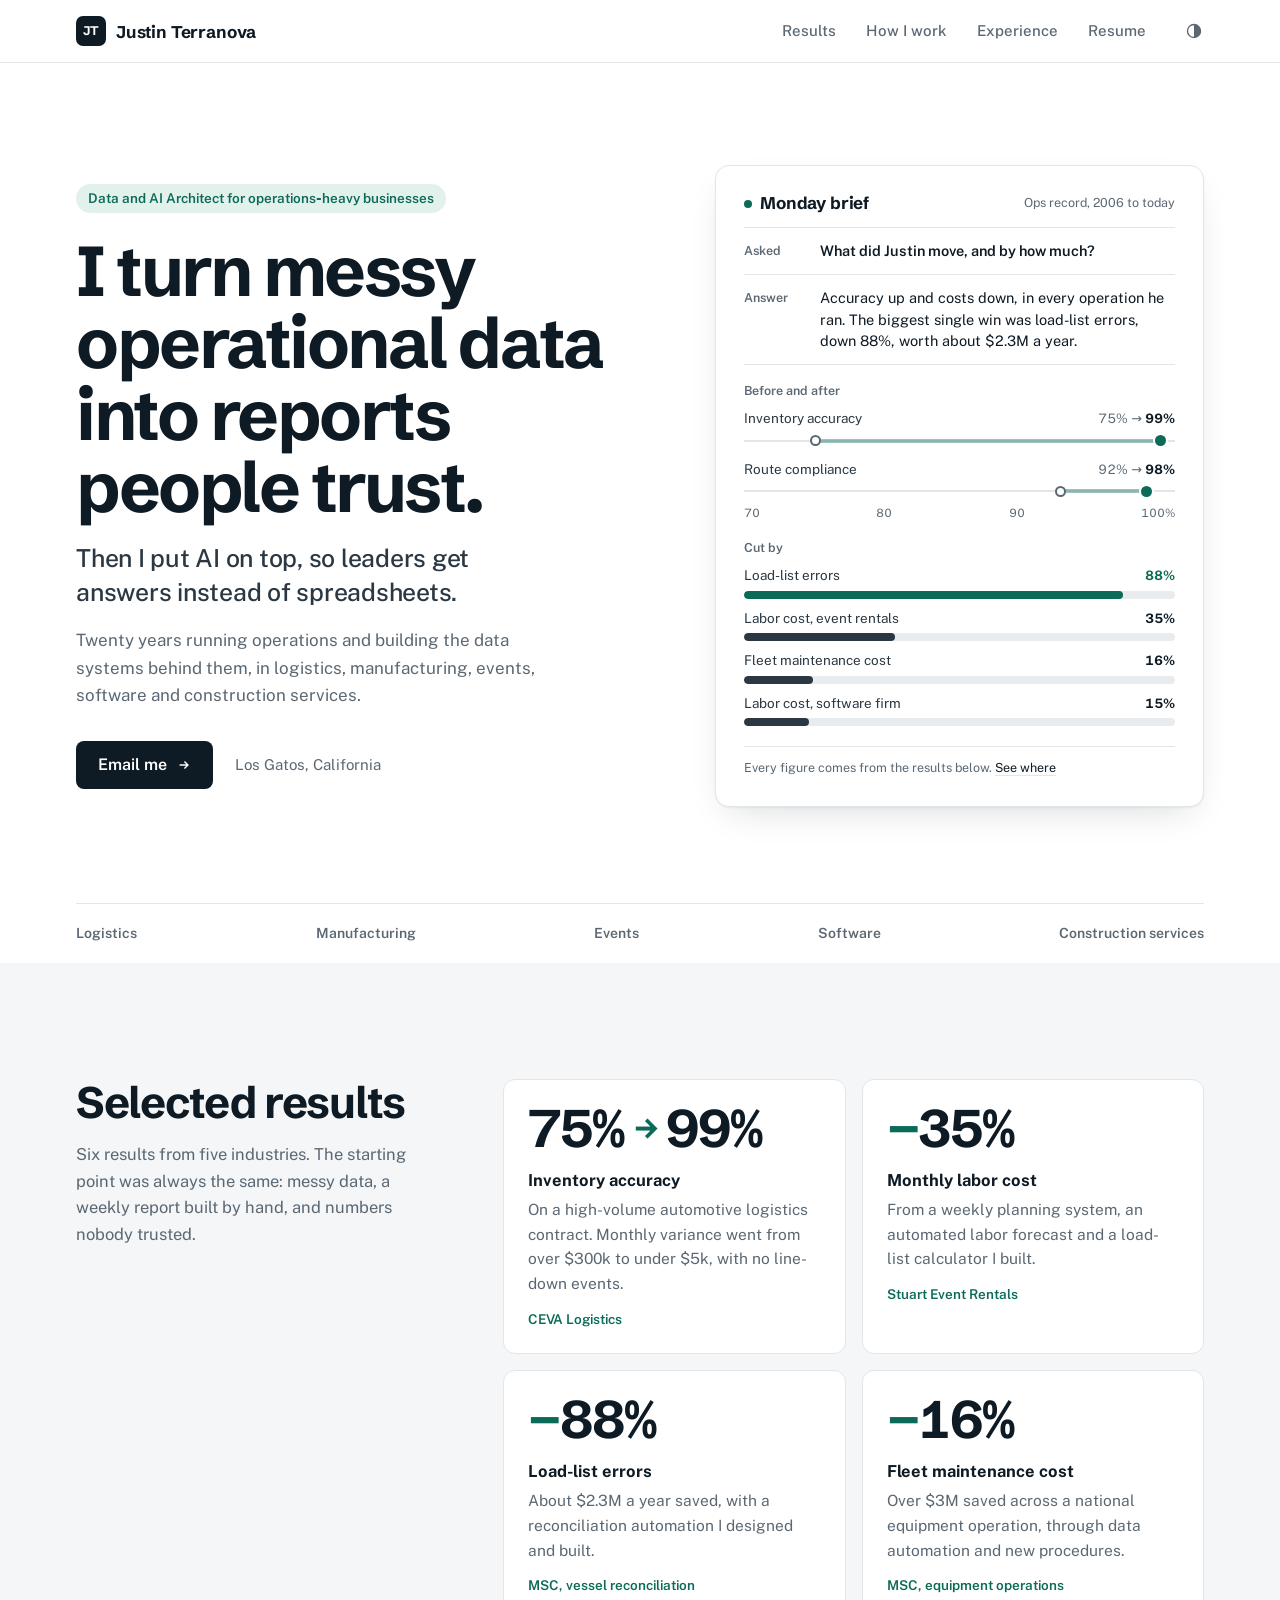
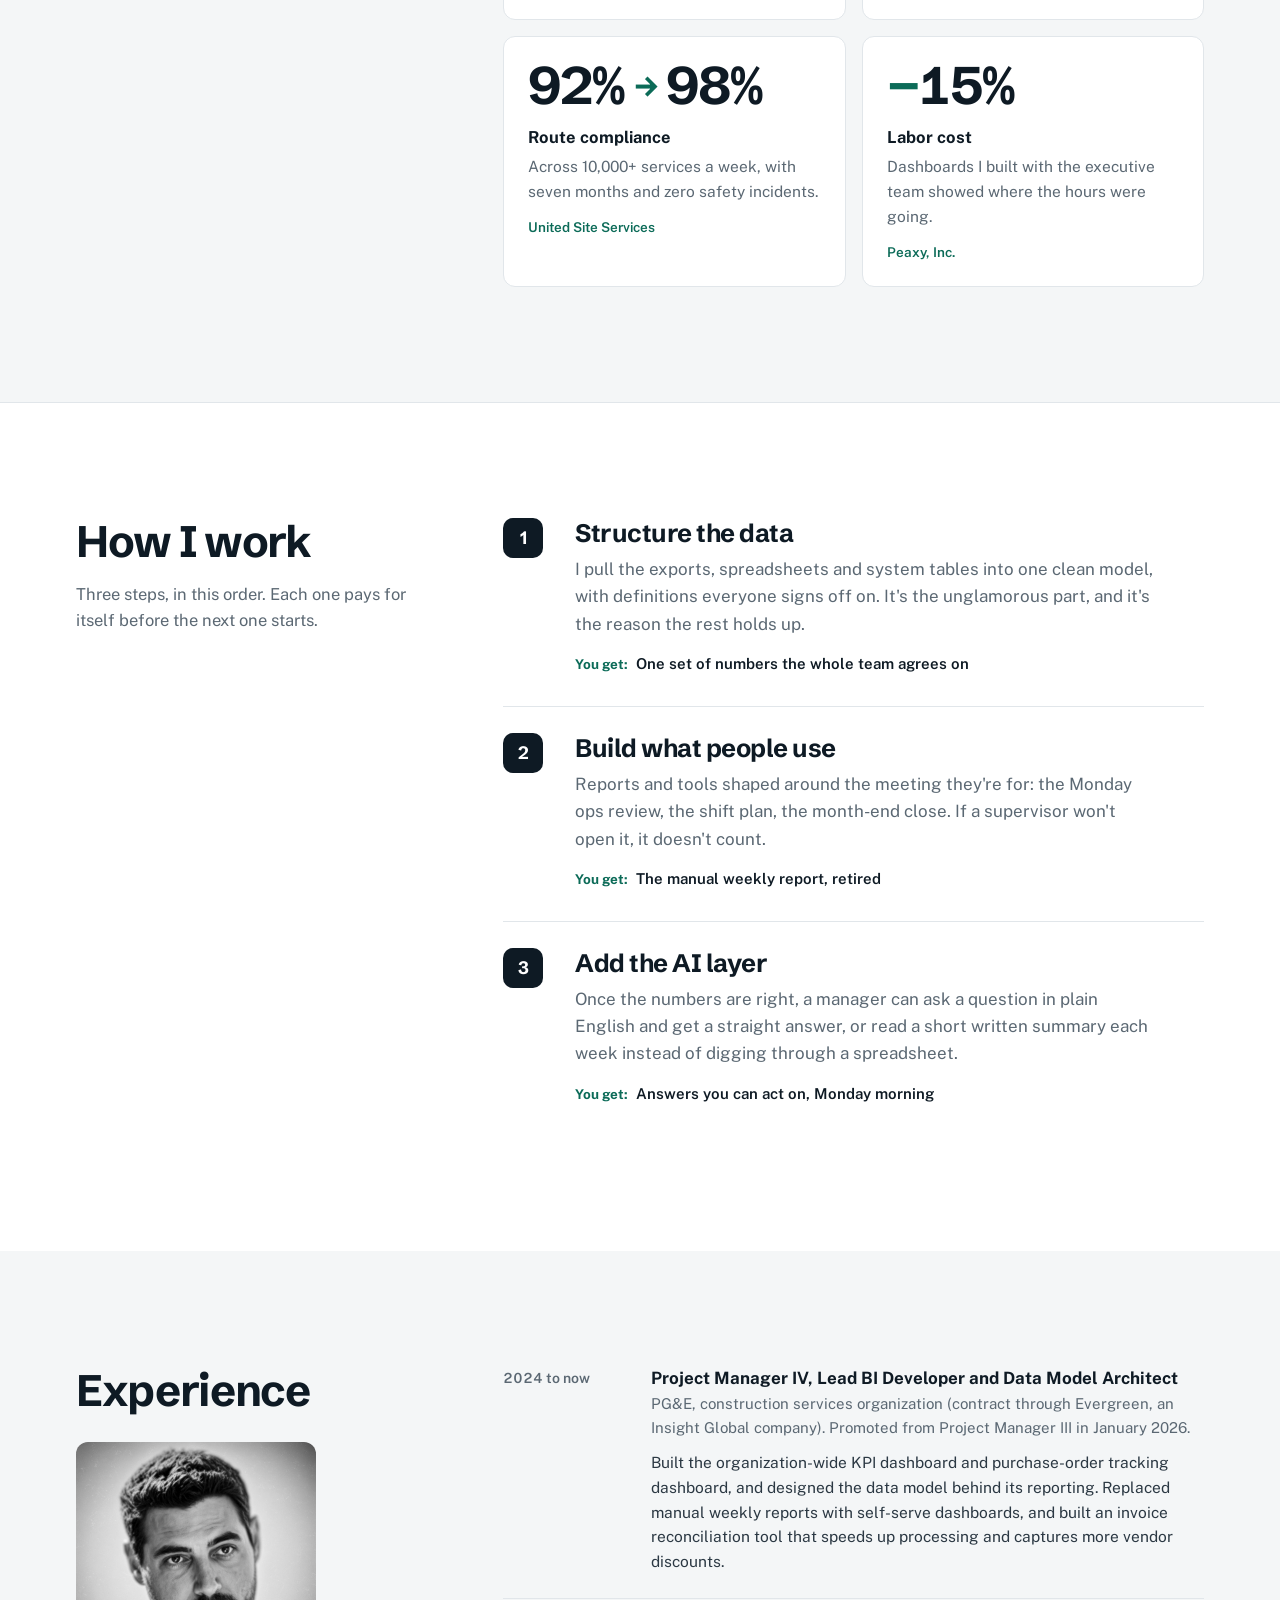
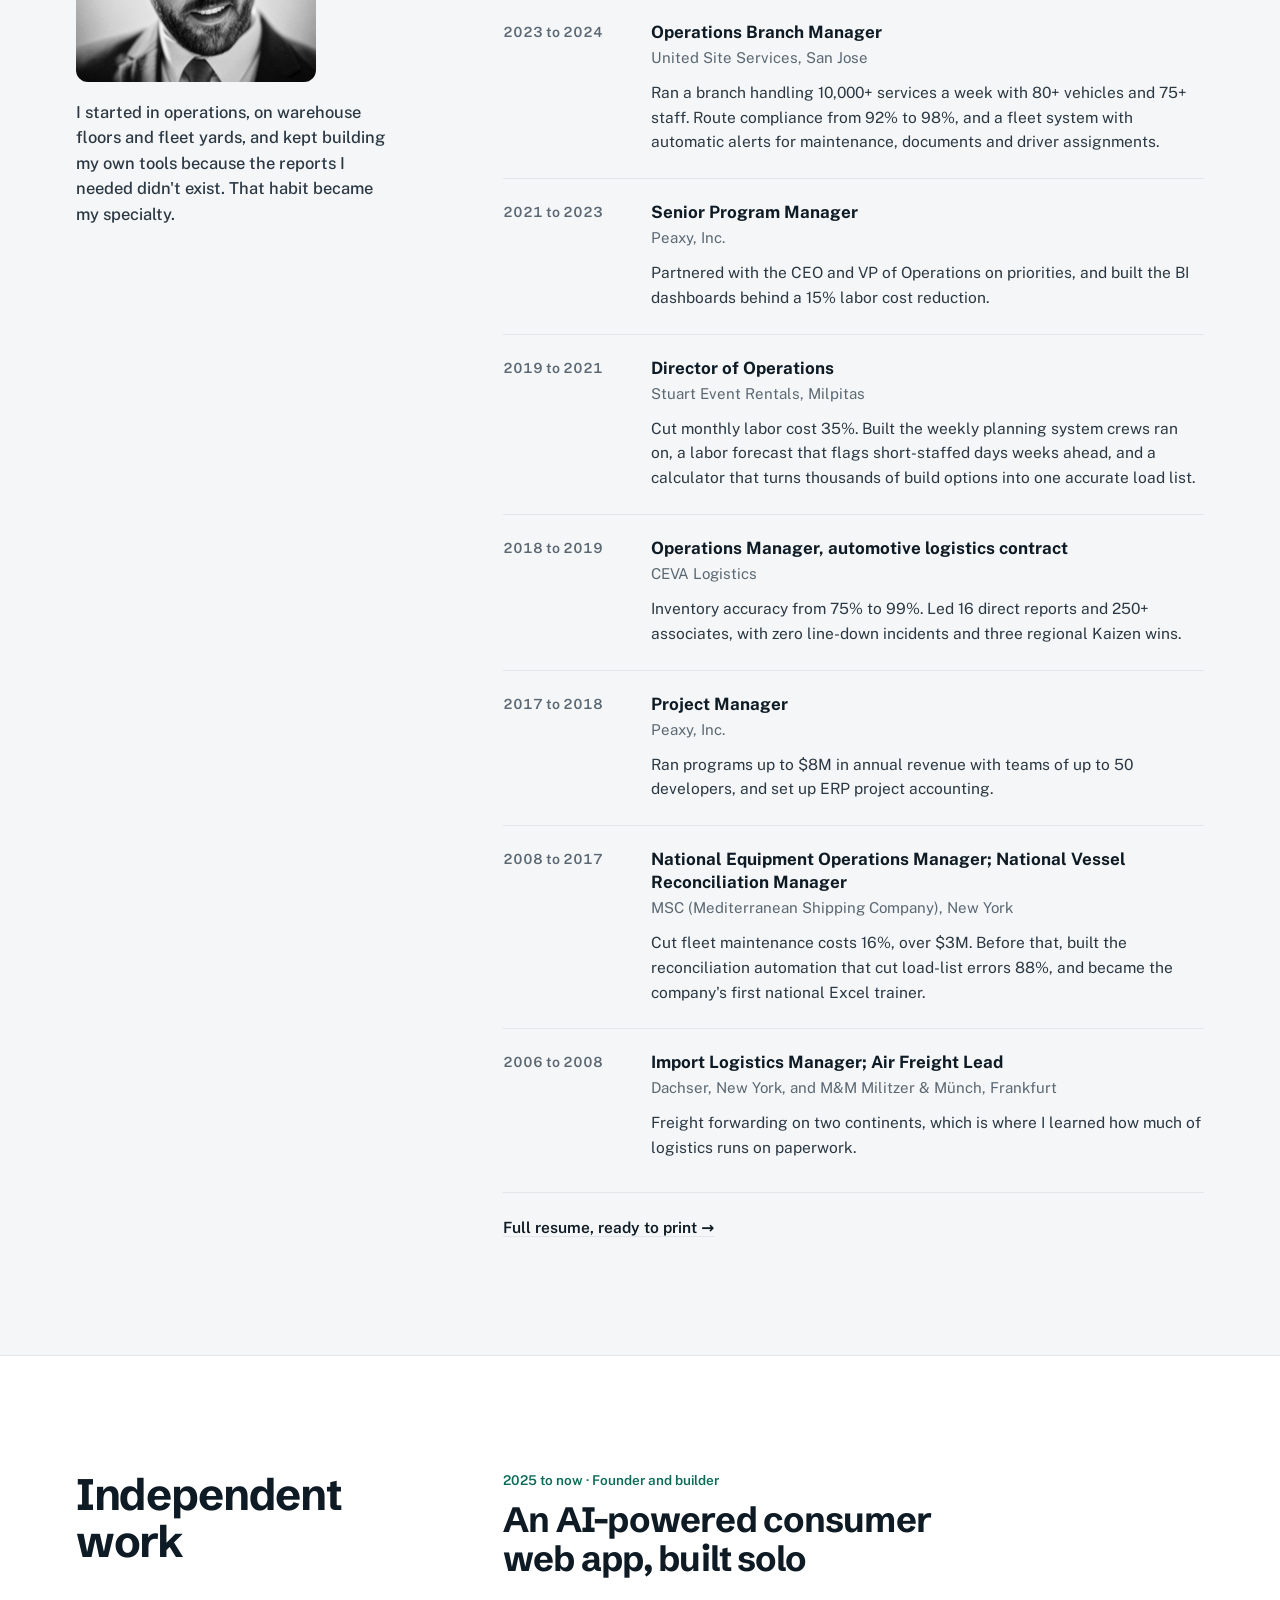
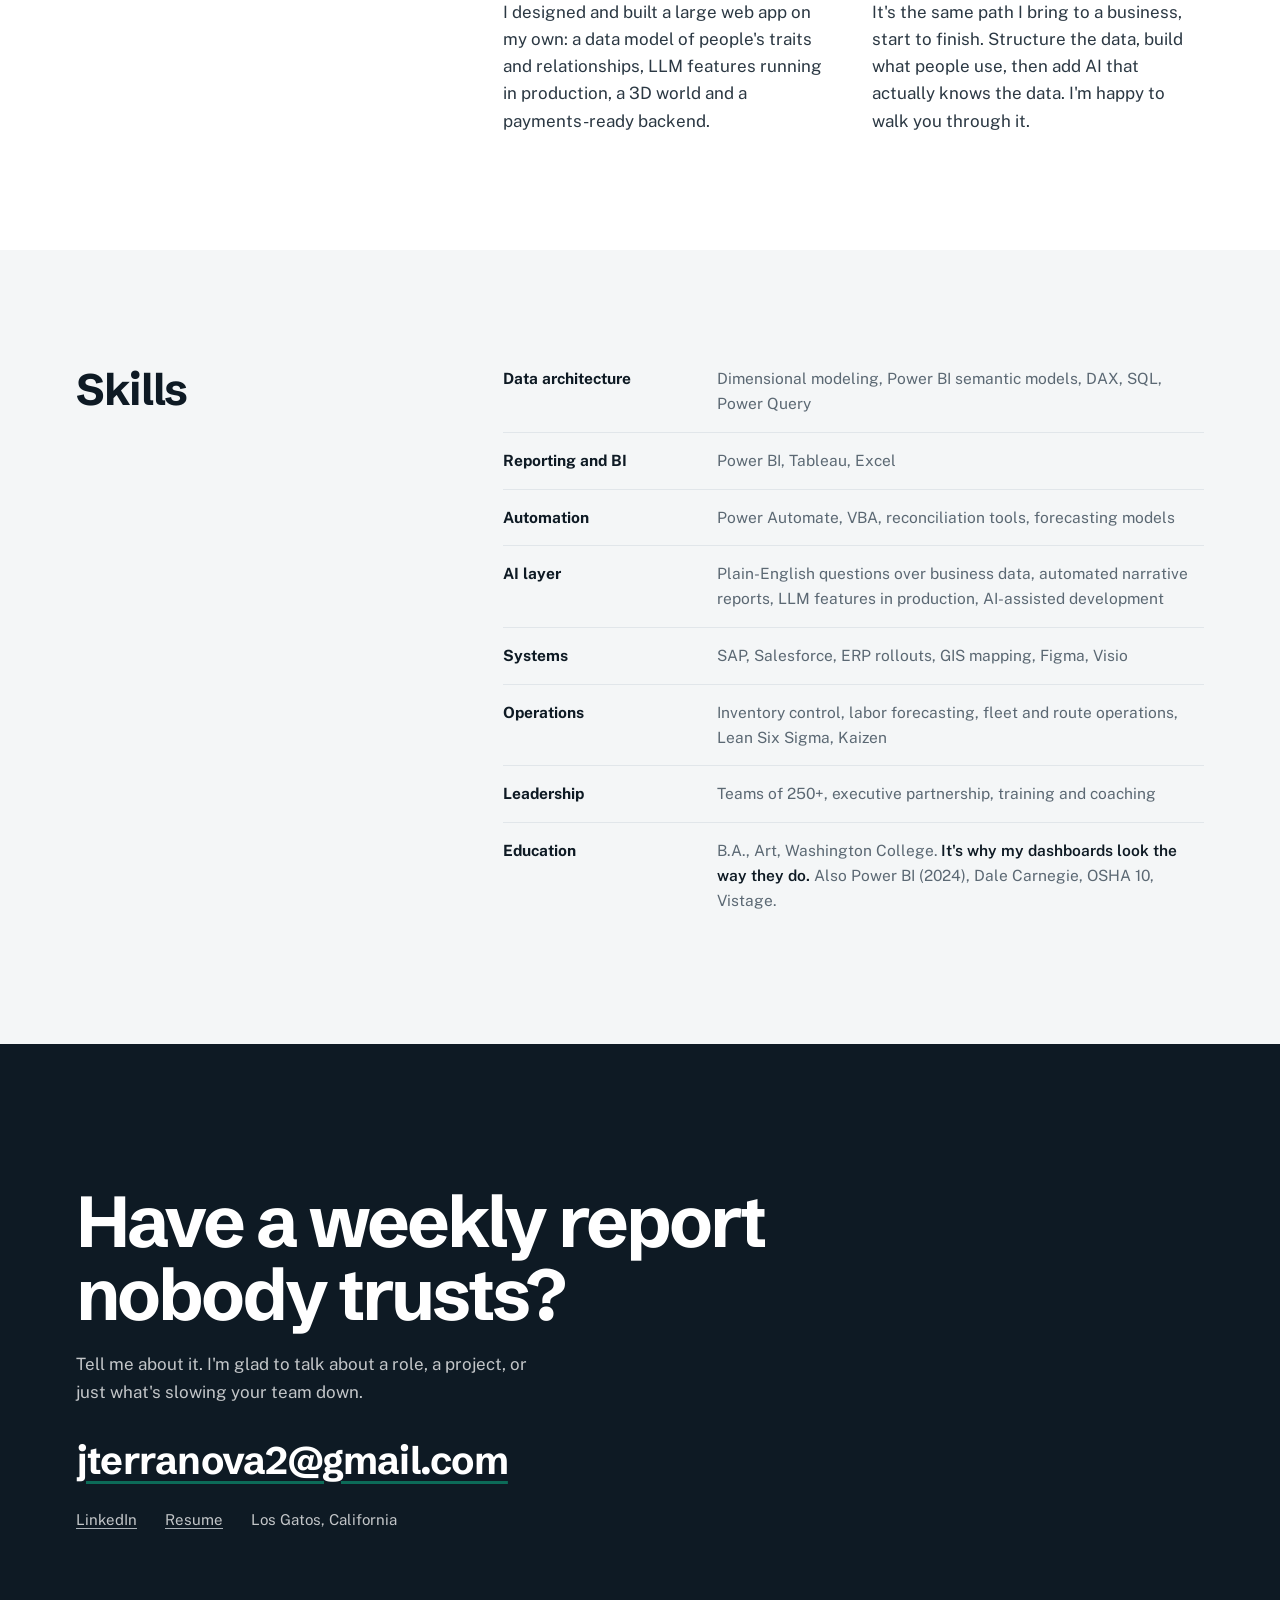
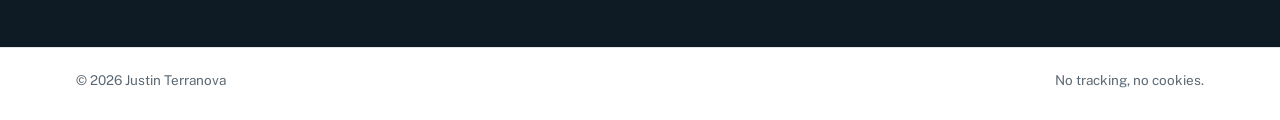
<file: index.html>
<!DOCTYPE html>
<html lang="en">
<head>
  <meta charset="UTF-8" />
  <meta name="viewport" content="width=device-width, initial-scale=1" />
  <title>Justin Terranova · Data and AI Architect for operations-heavy businesses</title>
  <meta name="description" content="I turn messy operational data into reports people trust, then put AI on top so leaders get answers instead of spreadsheets. Twenty years in logistics, manufacturing, events, software and construction services." />
  <meta name="color-scheme" content="light dark" />
  <meta name="theme-color" content="#ffffff" media="(prefers-color-scheme: light)" />
  <meta name="theme-color" content="#0d1317" media="(prefers-color-scheme: dark)" />
  <script>try{var t=localStorage.getItem("theme");if(t==="light"||t==="dark")document.documentElement.setAttribute("data-theme",t)}catch(e){}</script>
  <link rel="preconnect" href="https://fonts.googleapis.com" />
  <link rel="preconnect" href="https://fonts.gstatic.com" crossorigin />
  <link href="https://fonts.googleapis.com/css2?family=Public+Sans:wght@400;500;600;700&family=Schibsted+Grotesk:wght@600;700&display=swap" rel="stylesheet" />
  <link rel="stylesheet" href="styles.css?v=7" />
  <link rel="icon" href="favicon.svg" type="image/svg+xml" />
  <link rel="apple-touch-icon" href="assets/apple-touch-icon.png" />
  <link rel="canonical" href="https://www.justinterranova.com/" />
  <meta property="og:type" content="website" />
  <meta property="og:site_name" content="Justin Terranova" />
  <meta property="og:title" content="Justin Terranova · Data and AI Architect for operations-heavy businesses" />
  <meta property="og:description" content="I turn messy operational data into reports people trust, then put AI on top so leaders get answers instead of spreadsheets." />
  <meta property="og:url" content="https://www.justinterranova.com/" />
  <meta property="og:image" content="https://www.justinterranova.com/assets/og-card.jpg?v=2" />
  <meta property="og:image:width" content="1200" />
  <meta property="og:image:height" content="630" />
  <meta property="og:image:alt" content="Justin Terranova, Data and AI Architect for operations-heavy businesses" />
  <meta name="twitter:card" content="summary_large_image" />
</head>
<body>
  <a class="skip" href="#main">Skip to content</a>

  <header class="top">
    <div class="wrap top-inner">
      <a class="brand" href="#top">Justin Terranova</a>
      <nav class="top-nav" aria-label="Sections">
        <a class="hide-sm" href="#results">Results</a>
        <a class="hide-sm" href="#method">How I work</a>
        <a class="hide-sm" href="#experience">Experience</a>
        <a href="resume.html">Resume</a>
        <button class="theme" type="button" aria-label="Switch to dark theme">
          <svg viewBox="0 0 20 20" width="18" height="18" aria-hidden="true"><circle cx="10" cy="10" r="7.25" fill="none" stroke="currentColor" stroke-width="1.5"/><path d="M10 2.75a7.25 7.25 0 0 1 0 14.5z" fill="currentColor"/></svg>
        </button>
      </nav>
    </div>
  </header>

  <main id="main">
    <!-- Hero -->
    <section class="hero" id="top" aria-labelledby="hero-h">
      <div class="wrap hero-grid">
        <div class="hero-copy">
          <p class="eyebrow">Data and AI Architect for operations&#8209;heavy businesses</p>
          <h1 id="hero-h">I turn messy operational data into reports people trust.</h1>
          <p class="hero-sub">Then I put AI on top, so leaders get answers instead of spreadsheets.</p>
          <p class="hero-body">Twenty years running operations and building the data systems behind them, in logistics, manufacturing, events, software and construction services.</p>
          <div class="hero-act">
            <a class="btn" href="mailto:jterranova2@gmail.com">Email me
              <svg viewBox="0 0 16 16" width="14" height="14" aria-hidden="true"><path d="M3 8h9.5M8.5 4l4 4-4 4" fill="none" stroke="currentColor" stroke-width="1.6"/></svg>
            </a>
            <span class="hero-where">Los Gatos, California</span>
          </div>
        </div>

        <figure class="brief" aria-labelledby="brief-title">
          <div class="brief-top">
            <span class="brief-title" id="brief-title">Monday brief</span>
            <span class="brief-meta">Ops record, 2006 to today</span>
          </div>

          <dl class="brief-qa">
            <div>
              <dt>Asked</dt>
              <dd class="brief-q">What did Justin move, and by how much?</dd>
            </div>
            <div>
              <dt>Answer</dt>
              <dd>Accuracy up and costs down, in every operation he ran. The biggest single win was load-list errors, down 88%, worth about $2.3M a year.</dd>
            </div>
          </dl>

          <div class="brief-chart">
            <p class="chart-label">Before and after</p>
            <ul class="dumbbells">
              <li style="--a:75;--b:99">
                <span class="c-name">Inventory accuracy</span>
                <span class="c-val">75% <span aria-hidden="true">&rarr;</span><span class="sr"> to </span> <b>99%</b></span>
                <span class="c-track" aria-hidden="true"><i class="c-seg"></i><i class="c-dot c-from"></i><i class="c-dot c-to"></i></span>
              </li>
              <li style="--a:92;--b:98">
                <span class="c-name">Route compliance</span>
                <span class="c-val">92% <span aria-hidden="true">&rarr;</span><span class="sr"> to </span> <b>98%</b></span>
                <span class="c-track" aria-hidden="true"><i class="c-seg"></i><i class="c-dot c-from"></i><i class="c-dot c-to"></i></span>
              </li>
            </ul>
            <div class="c-axis" aria-hidden="true"><span>70</span><span>80</span><span>90</span><span>100%</span></div>

            <p class="chart-label">Cut by</p>
            <ul class="bars">
              <li style="--v:88"><span class="c-name">Load-list errors</span><span class="c-val"><b>88%</b></span><span class="c-bar" aria-hidden="true"><i></i></span></li>
              <li style="--v:35"><span class="c-name">Labor cost, event rentals</span><span class="c-val"><b>35%</b></span><span class="c-bar" aria-hidden="true"><i></i></span></li>
              <li style="--v:16"><span class="c-name">Fleet maintenance cost</span><span class="c-val"><b>16%</b></span><span class="c-bar" aria-hidden="true"><i></i></span></li>
              <li style="--v:15"><span class="c-name">Labor cost, software firm</span><span class="c-val"><b>15%</b></span><span class="c-bar" aria-hidden="true"><i></i></span></li>
            </ul>
          </div>

          <figcaption class="brief-foot">Every figure comes from the results below. <a href="#results">See where</a></figcaption>
        </figure>
      </div>

      <div class="wrap">
        <ul class="sectors" aria-label="Industries">
          <li>Logistics</li><li>Manufacturing</li><li>Events</li><li>Software</li><li>Construction services</li>
        </ul>
      </div>
    </section>

    <!-- Results -->
    <section class="sec" id="results" aria-labelledby="results-h">
      <div class="wrap sec-grid">
        <header class="sec-head">
          <p class="sec-num">01</p>
          <h2 id="results-h">Selected results</h2>
          <p class="sec-lede">Six results from five industries. The starting point was always the same: messy data, a weekly report built by hand, and numbers nobody trusted.</p>
        </header>
        <ol class="results">
          <li>
            <p class="r-fig">75% <span class="r-arrow" aria-hidden="true">&rarr;</span><span class="sr"> to </span> 99%</p>
            <h3>Inventory accuracy</h3>
            <p>On a high-volume automotive logistics contract. Monthly variance went from over $300k to under $5k, with no line-down events.</p>
            <p class="r-src">CEVA Logistics</p>
          </li>
          <li>
            <p class="r-fig"><span class="r-sign">&minus;</span>35%</p>
            <h3>Monthly labor cost</h3>
            <p>From a weekly planning system, an automated labor forecast and a load-list calculator I built.</p>
            <p class="r-src">Stuart Event Rentals</p>
          </li>
          <li>
            <p class="r-fig"><span class="r-sign">&minus;</span>88%</p>
            <h3>Load-list errors</h3>
            <p>About $2.3M a year saved, with a reconciliation automation I designed and built.</p>
            <p class="r-src">MSC, vessel reconciliation</p>
          </li>
          <li>
            <p class="r-fig"><span class="r-sign">&minus;</span>16%</p>
            <h3>Fleet maintenance cost</h3>
            <p>Over $3M saved across a national equipment operation, through data automation and new procedures.</p>
            <p class="r-src">MSC, equipment operations</p>
          </li>
          <li>
            <p class="r-fig">92% <span class="r-arrow" aria-hidden="true">&rarr;</span><span class="sr"> to </span> 98%</p>
            <h3>Route compliance</h3>
            <p>Across 10,000+ services a week, with seven months and zero safety incidents.</p>
            <p class="r-src">United Site Services</p>
          </li>
          <li>
            <p class="r-fig"><span class="r-sign">&minus;</span>15%</p>
            <h3>Labor cost</h3>
            <p>Dashboards I built with the executive team showed where the hours were going.</p>
            <p class="r-src">Peaxy, Inc.</p>
          </li>
        </ol>
      </div>
    </section>

    <!-- Method -->
    <section class="sec" id="method" aria-labelledby="method-h">
      <div class="wrap sec-grid">
        <header class="sec-head">
          <p class="sec-num">02</p>
          <h2 id="method-h">How I work</h2>
          <p class="sec-lede">Three steps, in this order. Each one pays for itself before the next one starts.</p>
        </header>
        <ol class="steps">
          <li>
            <p class="s-num" aria-hidden="true">1</p>
            <h3>Structure the data</h3>
            <p>I pull the exports, spreadsheets and system tables into one clean model, with definitions everyone signs off on. It's the unglamorous part, and it's the reason the rest holds up.</p>
            <p class="s-out"><span>You get</span> One set of numbers the whole team agrees on</p>
          </li>
          <li>
            <p class="s-num" aria-hidden="true">2</p>
            <h3>Build what people use</h3>
            <p>Reports and tools shaped around the meeting they're for: the Monday ops review, the shift plan, the month-end close. If a supervisor won't open it, it doesn't count.</p>
            <p class="s-out"><span>You get</span> The manual weekly report, retired</p>
          </li>
          <li>
            <p class="s-num" aria-hidden="true">3</p>
            <h3>Add the AI layer</h3>
            <p>Once the numbers are right, a manager can ask a question in plain English and get a straight answer, or read a short written summary each week instead of digging through a spreadsheet.</p>
            <p class="s-out"><span>You get</span> Answers you can act on, Monday morning</p>
          </li>
        </ol>
      </div>
    </section>

    <!-- Experience -->
    <section class="sec" id="experience" aria-labelledby="exp-h">
      <div class="wrap sec-grid">
        <header class="sec-head">
          <p class="sec-num">03</p>
          <h2 id="exp-h">Experience</h2>
          <div class="about">
            <img src="assets/justin-headshot-film.jpg" alt="Black-and-white portrait of Justin Terranova" width="720" height="720" decoding="async" />
            <p>I started in operations, on warehouse floors and fleet yards, and kept building my own tools because the reports I needed didn't exist. That habit became my specialty.</p>
          </div>
        </header>
        <div class="sec-body">
          <ol class="jobs">
            <li>
              <p class="j-when">2024 to now</p>
              <div>
                <h3>Project Manager IV, Lead BI Developer and Data Model Architect</h3>
                <p class="j-org">PG&amp;E, construction services organization (contract through Evergreen, an Insight Global company). Promoted from Project Manager III in January 2026.</p>
                <p>Built the organization-wide KPI dashboard and purchase-order tracking dashboard, and designed the data model behind its reporting. Replaced manual weekly reports with self-serve dashboards, and built an invoice reconciliation tool that speeds up processing and captures more vendor discounts.</p>
              </div>
            </li>
            <li>
              <p class="j-when">2023 to 2024</p>
              <div>
                <h3>Operations Branch Manager</h3>
                <p class="j-org">United Site Services, San Jose</p>
                <p>Ran a branch handling 10,000+ services a week with 80+ vehicles and 75+ staff. Route compliance from 92% to 98%, and a fleet system with automatic alerts for maintenance, documents and driver assignments.</p>
              </div>
            </li>
            <li>
              <p class="j-when">2021 to 2023</p>
              <div>
                <h3>Senior Program Manager</h3>
                <p class="j-org">Peaxy, Inc.</p>
                <p>Partnered with the CEO and VP of Operations on priorities, and built the BI dashboards behind a 15% labor cost reduction.</p>
              </div>
            </li>
            <li>
              <p class="j-when">2019 to 2021</p>
              <div>
                <h3>Director of Operations</h3>
                <p class="j-org">Stuart Event Rentals, Milpitas</p>
                <p>Cut monthly labor cost 35%. Built the weekly planning system crews ran on, a labor forecast that flags short-staffed days weeks ahead, and a calculator that turns thousands of build options into one accurate load list.</p>
              </div>
            </li>
            <li>
              <p class="j-when">2018 to 2019</p>
              <div>
                <h3>Operations Manager, automotive logistics contract</h3>
                <p class="j-org">CEVA Logistics</p>
                <p>Inventory accuracy from 75% to 99%. Led 16 direct reports and 250+ associates, with zero line-down incidents and three regional Kaizen wins.</p>
              </div>
            </li>
            <li>
              <p class="j-when">2017 to 2018</p>
              <div>
                <h3>Project Manager</h3>
                <p class="j-org">Peaxy, Inc.</p>
                <p>Ran programs up to $8M in annual revenue with teams of up to 50 developers, and set up ERP project accounting.</p>
              </div>
            </li>
            <li>
              <p class="j-when">2008 to 2017</p>
              <div>
                <h3>National Equipment Operations Manager; National Vessel Reconciliation Manager</h3>
                <p class="j-org">MSC (Mediterranean Shipping Company), New York</p>
                <p>Cut fleet maintenance costs 16%, over $3M. Before that, built the reconciliation automation that cut load-list errors 88%, and became the company's first national Excel trainer.</p>
              </div>
            </li>
            <li>
              <p class="j-when">2006 to 2008</p>
              <div>
                <h3>Import Logistics Manager; Air Freight Lead</h3>
                <p class="j-org">Dachser, New York, and M&amp;M Militzer &amp; M&uuml;nch, Frankfurt</p>
                <p>Freight forwarding on two continents, which is where I learned how much of logistics runs on paperwork.</p>
              </div>
            </li>
          </ol>
          <p class="more"><a href="resume.html">Full resume, ready to print</a></p>
        </div>
      </div>
    </section>

    <!-- Independent work -->
    <section class="sec" id="work" aria-labelledby="work-h">
      <div class="wrap sec-grid">
        <header class="sec-head">
          <p class="sec-num">04</p>
          <h2 id="work-h">Independent work</h2>
        </header>
        <div class="sec-body work">
          <p class="work-kind">2025 to now &middot; Founder and builder</p>
          <h3 class="work-title">An AI-powered consumer web app, built solo</h3>
          <div class="work-cols">
            <p>I designed and built a large web app on my own: a data model of people's traits and relationships, LLM features running in production, a 3D world and a payments-ready backend.</p>
            <p>It's the same path I bring to a business, start to finish. Structure the data, build what people use, then add AI that actually knows the data. I'm happy to walk you through it.</p>
          </div>
        </div>
      </div>
    </section>

    <!-- Skills -->
    <section class="sec" id="skills" aria-labelledby="skills-h">
      <div class="wrap sec-grid">
        <header class="sec-head">
          <p class="sec-num">05</p>
          <h2 id="skills-h">Skills</h2>
        </header>
        <div class="sec-body">
          <dl class="skills">
            <div><dt>Data architecture</dt><dd>Dimensional modeling, Power BI semantic models, DAX, SQL, Power Query</dd></div>
            <div><dt>Reporting and BI</dt><dd>Power BI, Tableau, Excel</dd></div>
            <div><dt>Automation</dt><dd>Power Automate, VBA, reconciliation tools, forecasting models</dd></div>
            <div><dt>AI layer</dt><dd>Plain-English questions over business data, automated narrative reports, LLM features in production, AI-assisted development</dd></div>
            <div><dt>Systems</dt><dd>SAP, Salesforce, ERP rollouts, GIS mapping, Figma, Visio</dd></div>
            <div><dt>Operations</dt><dd>Inventory control, labor forecasting, fleet and route operations, Lean Six Sigma, Kaizen</dd></div>
            <div><dt>Leadership</dt><dd>Teams of 250+, executive partnership, training and coaching</dd></div>
            <div><dt>Education</dt><dd>B.A., Art, Washington College. <em>It's why my dashboards look the way they do.</em> Also Power BI (2024), Dale Carnegie, OSHA 10, Vistage.</dd></div>
          </dl>
        </div>
      </div>
    </section>

    <!-- Contact -->
    <section class="contact" id="contact" aria-labelledby="contact-h">
      <div class="wrap">
        <p class="sec-num">06</p>
        <h2 id="contact-h">Have a weekly report nobody trusts?</h2>
        <p class="contact-body">Tell me about it. I'm glad to talk about a role, a project, or just what's slowing your team down.</p>
        <p class="contact-mail"><a href="mailto:jterranova2@gmail.com">jterranova2@gmail.com</a></p>
        <ul class="contact-links">
          <li><a href="https://www.linkedin.com/in/justinterranova/" rel="noopener noreferrer">LinkedIn</a></li>
          <li><a href="resume.html">Resume</a></li>
          <li>Los Gatos, California</li>
        </ul>
      </div>
    </section>
  </main>

  <footer class="foot">
    <div class="wrap foot-inner">
      <p>&copy; <span class="year">2026</span> Justin Terranova</p>
      <p>No tracking, no cookies.</p>
    </div>
  </footer>
  <script src="script.js?v=7" defer></script>
</body>
</html>
</file>
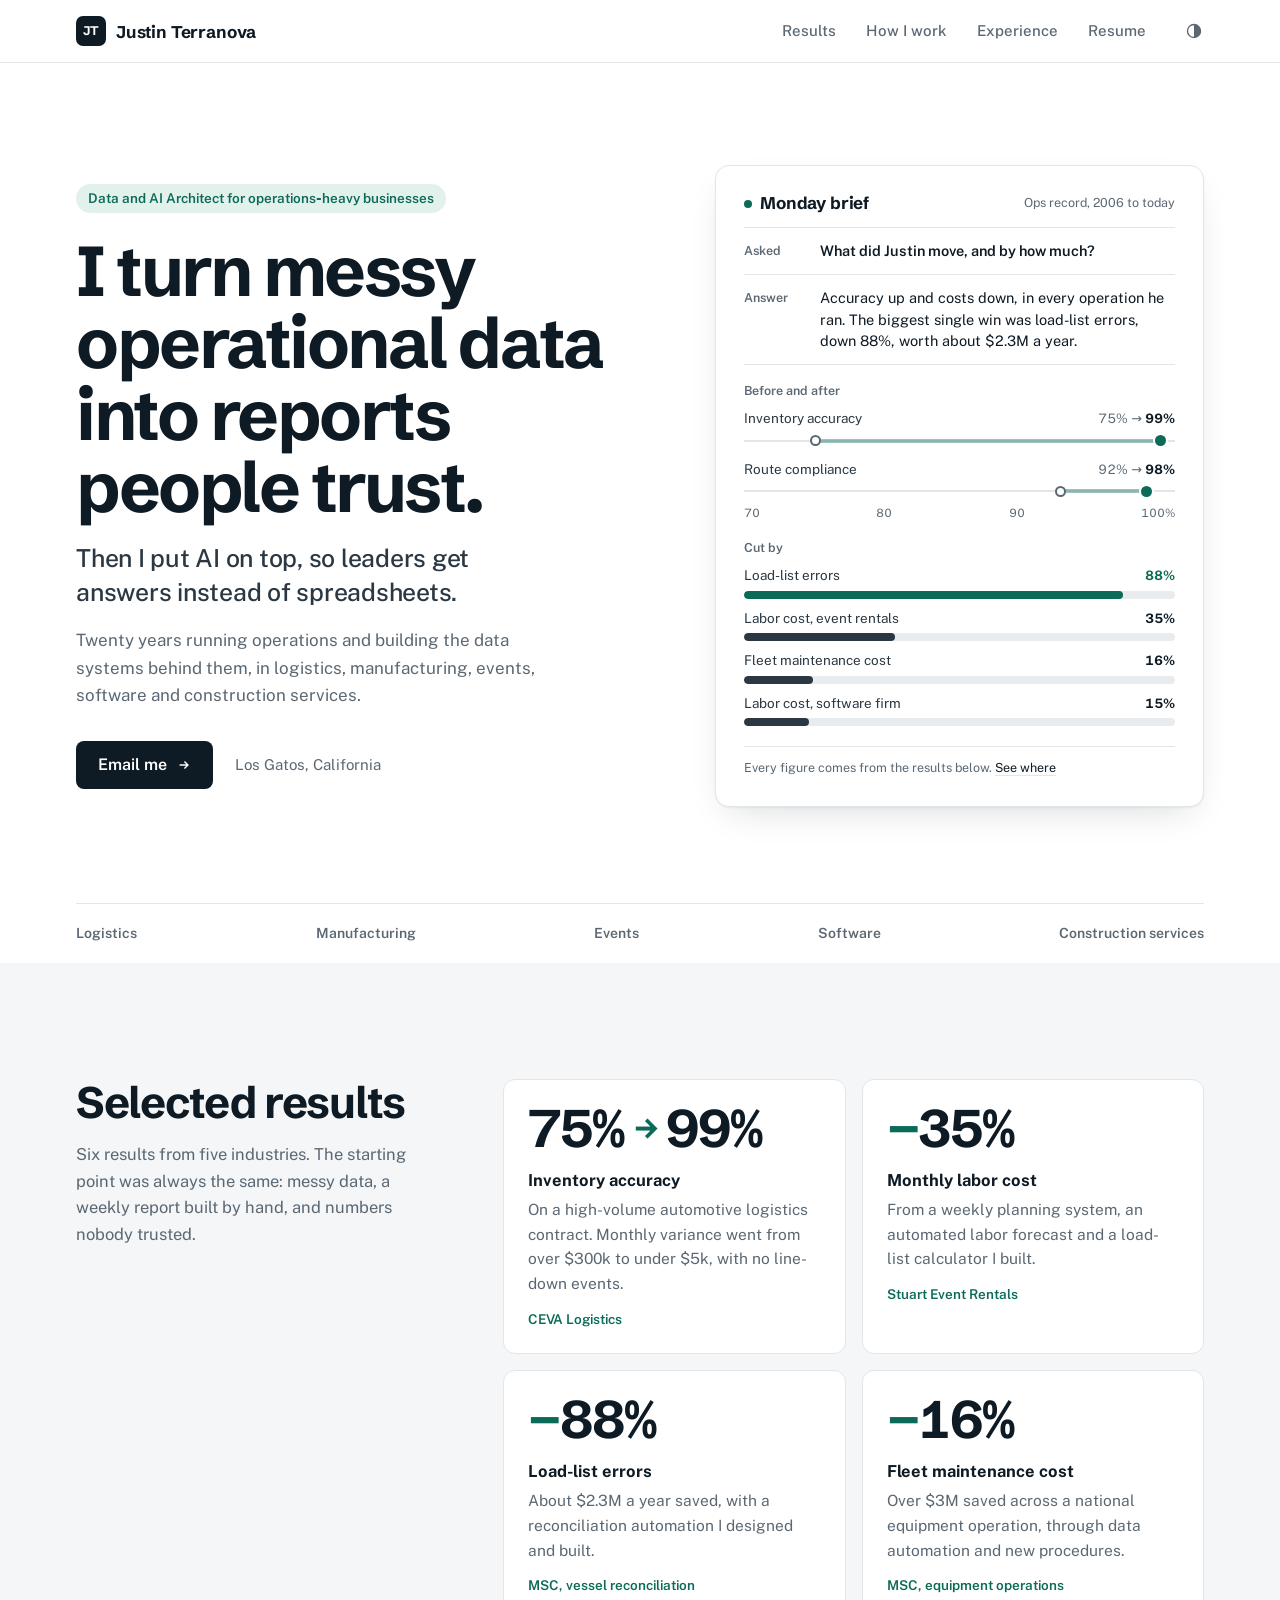
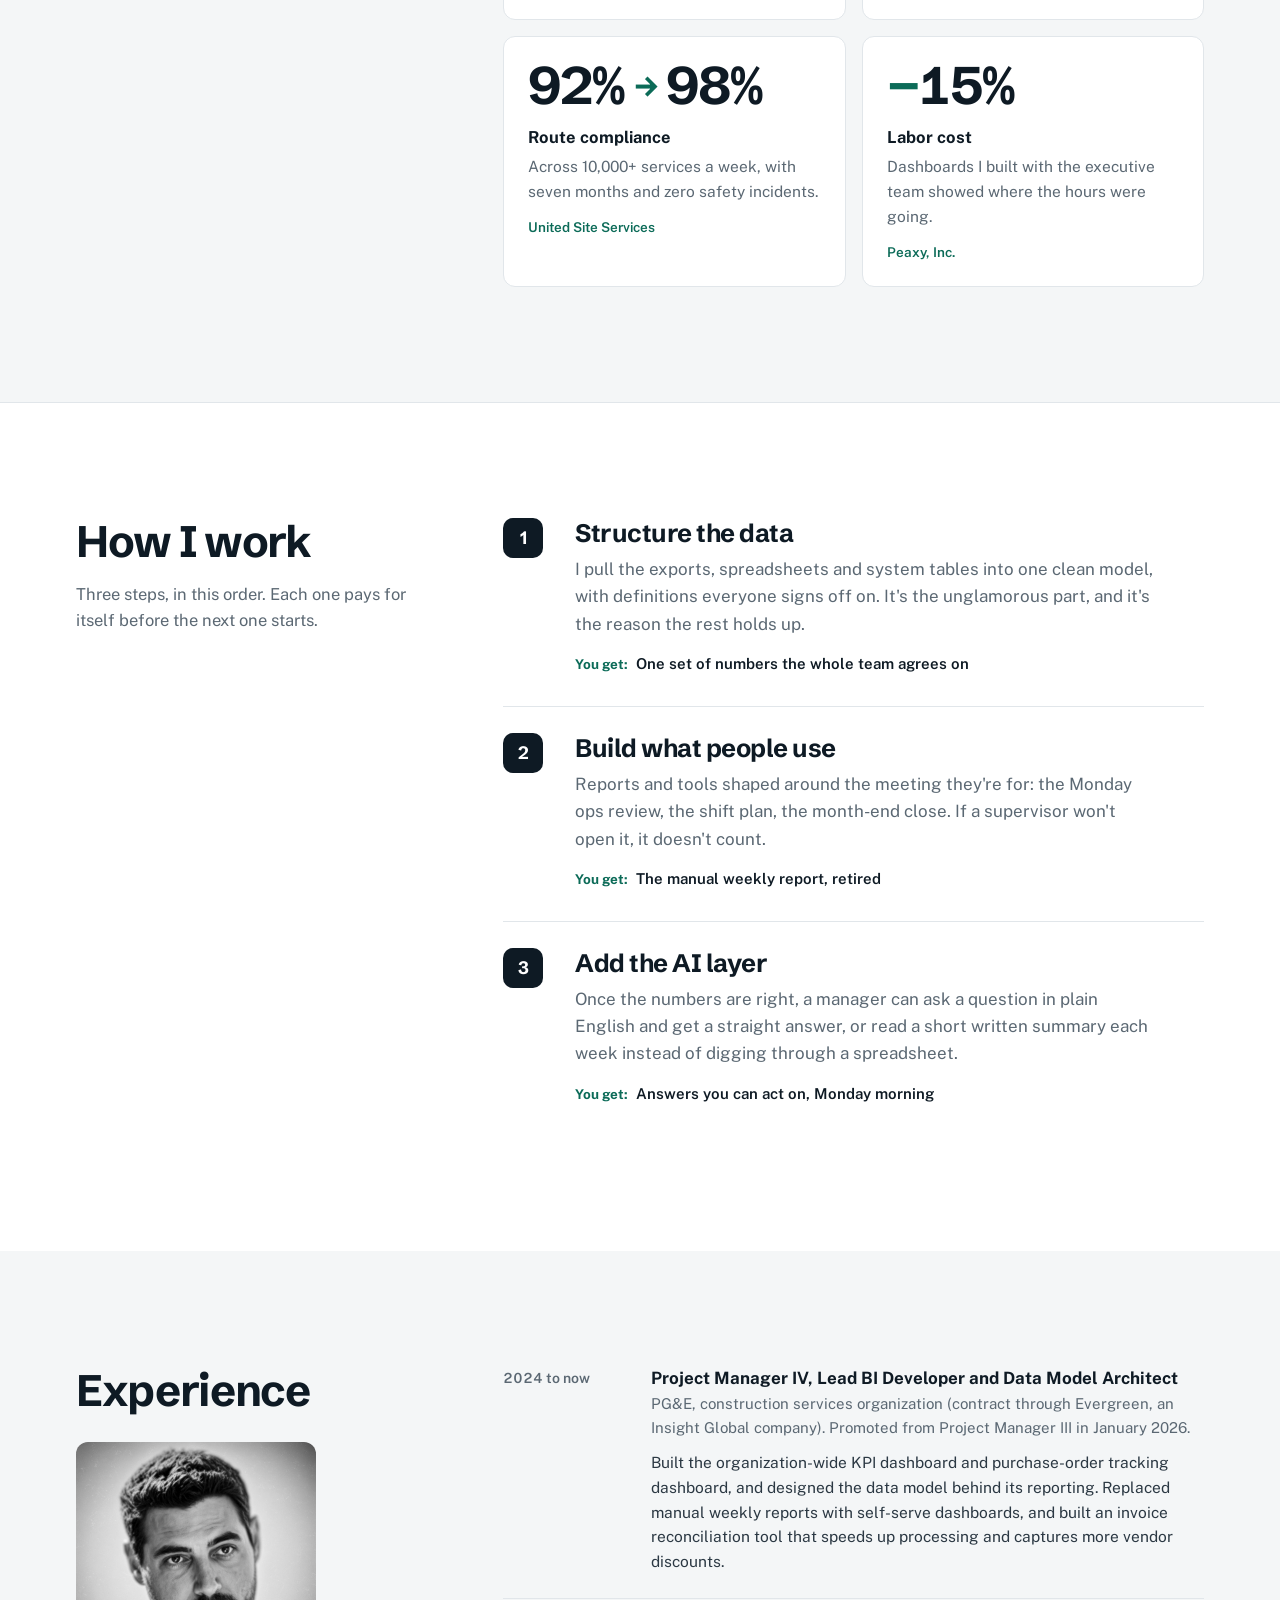
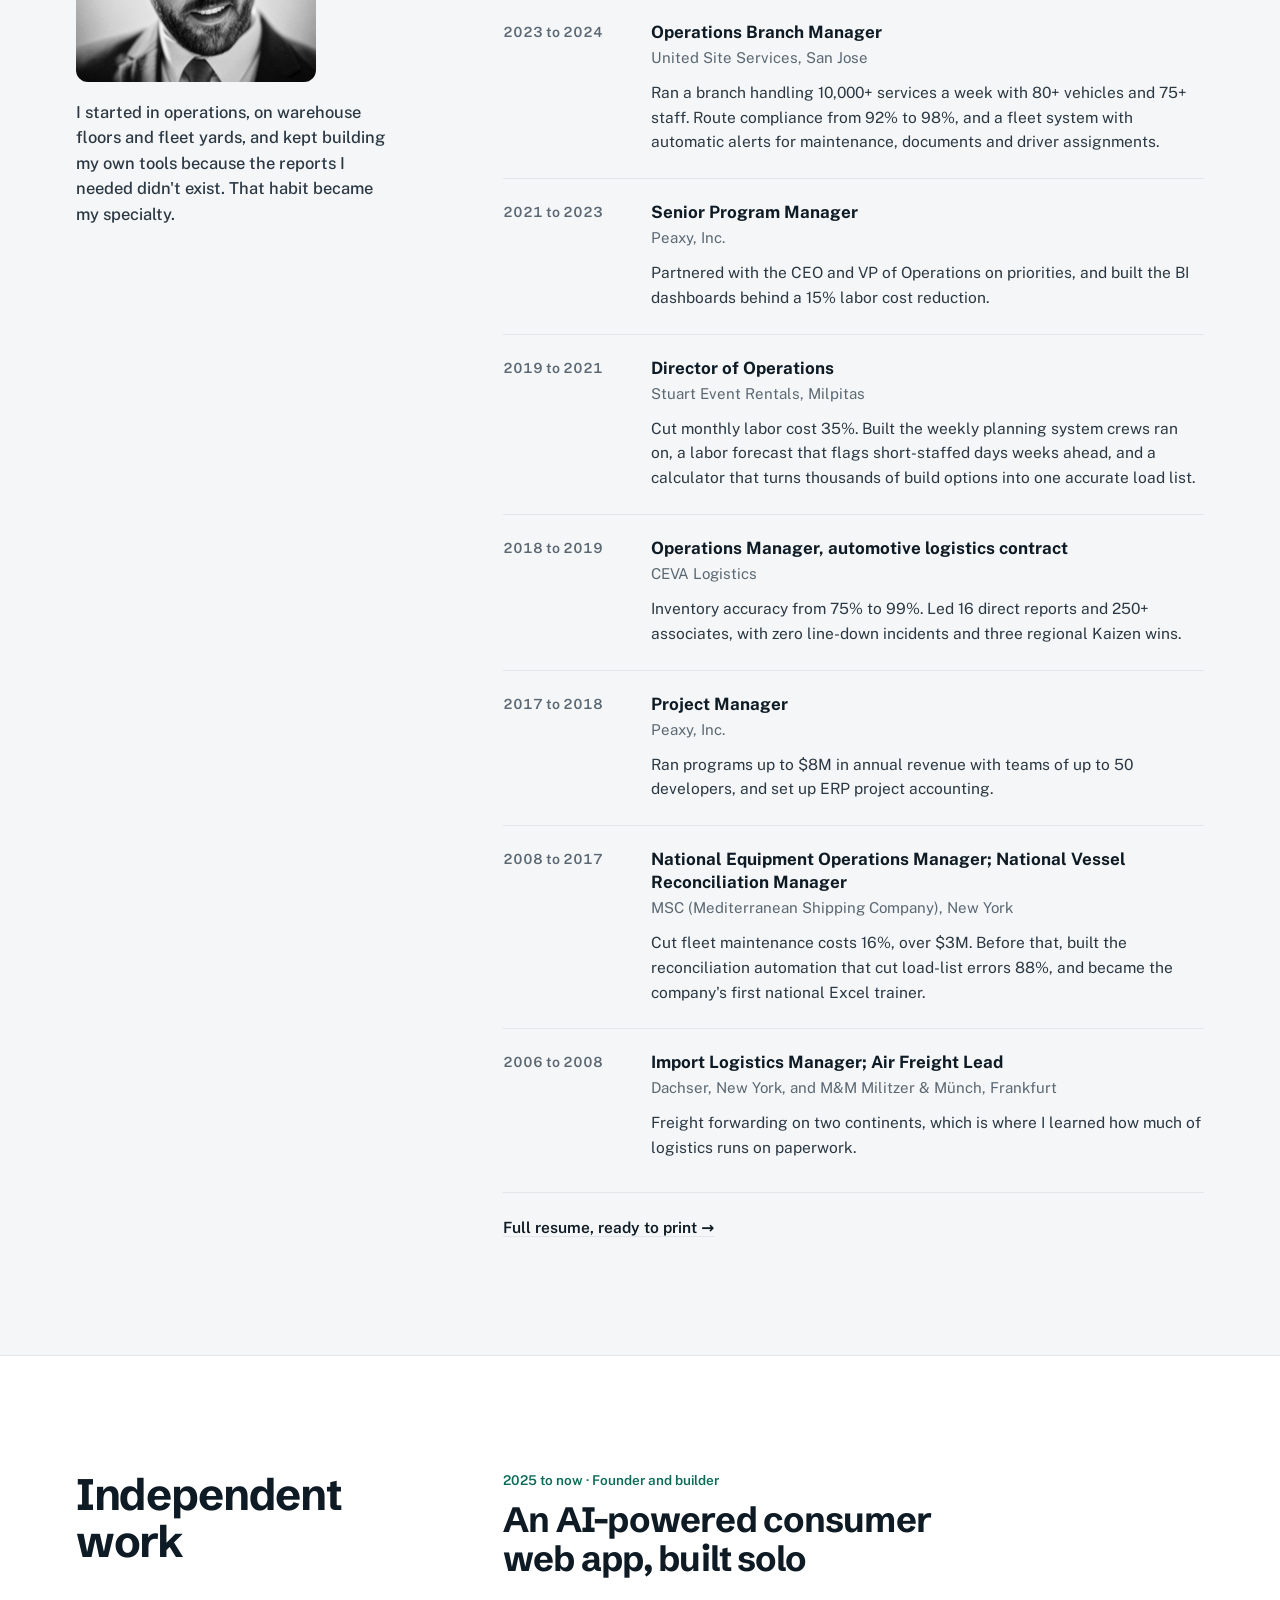
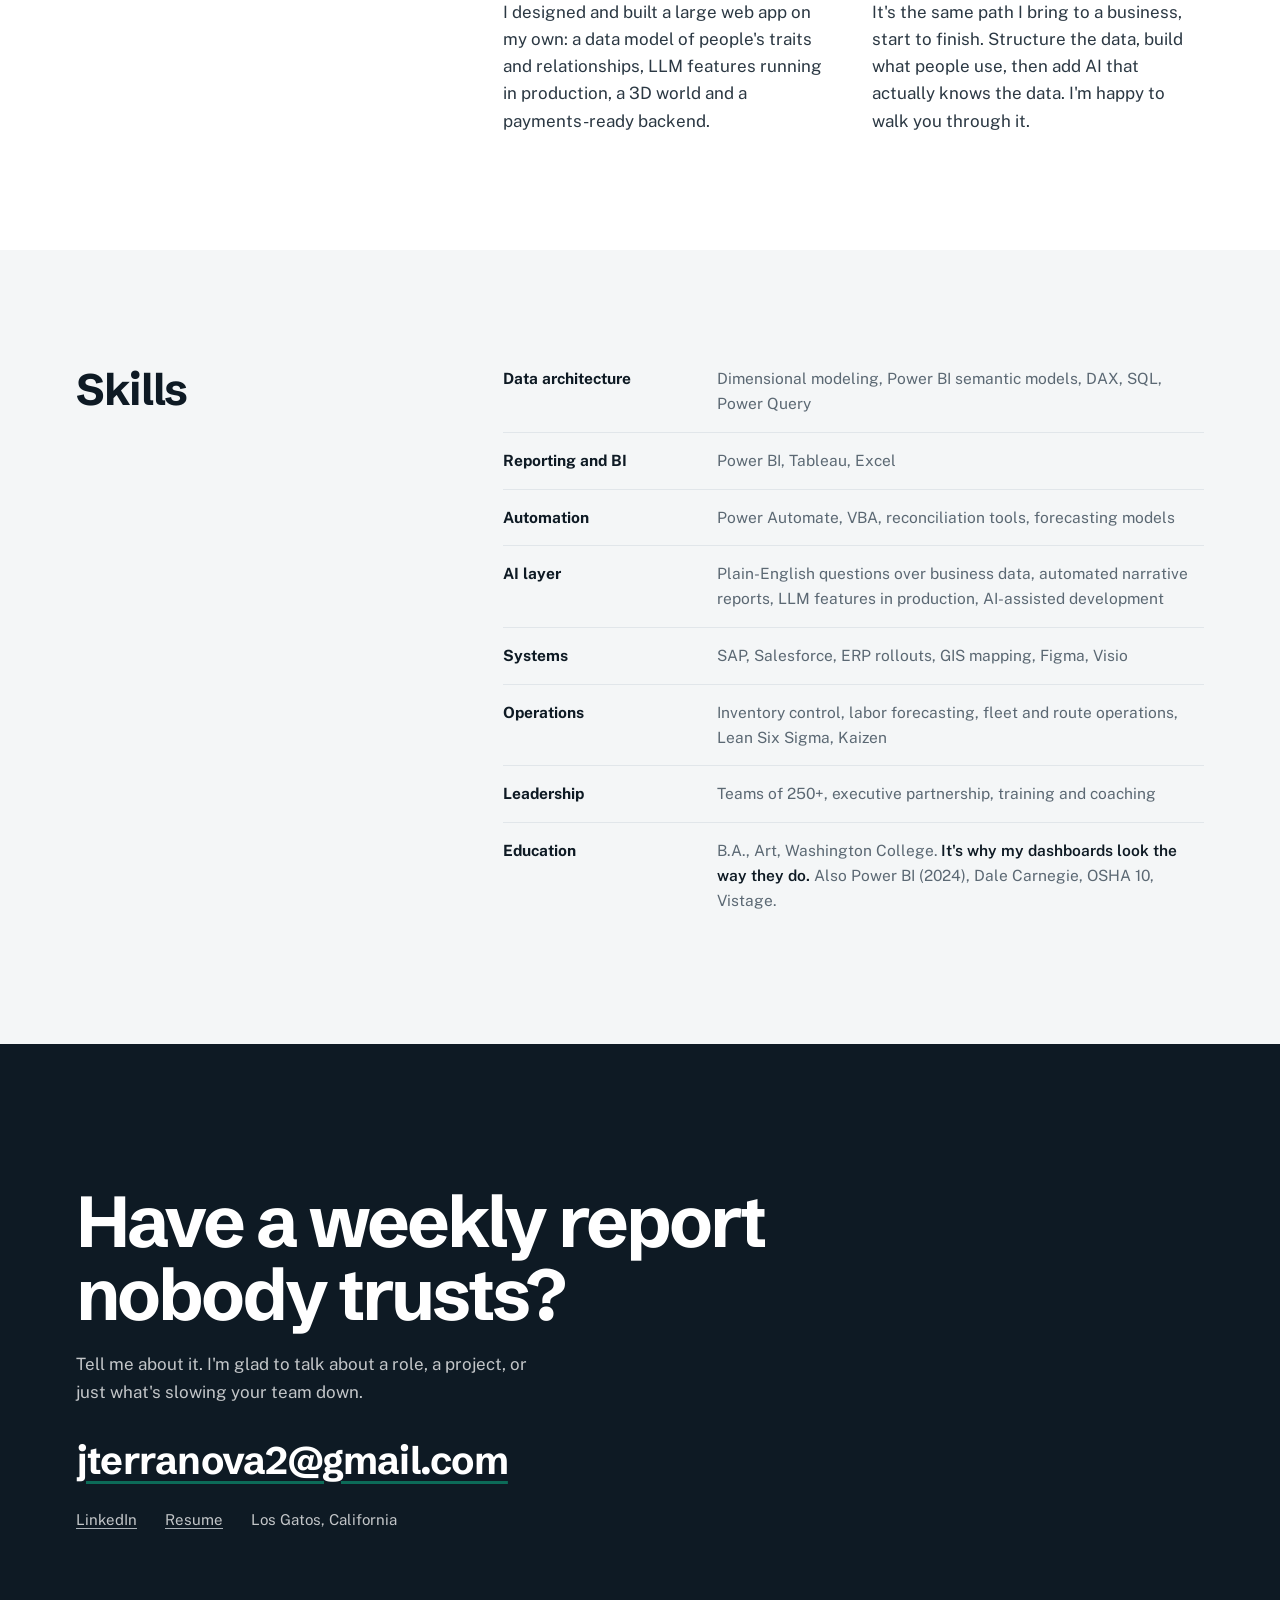
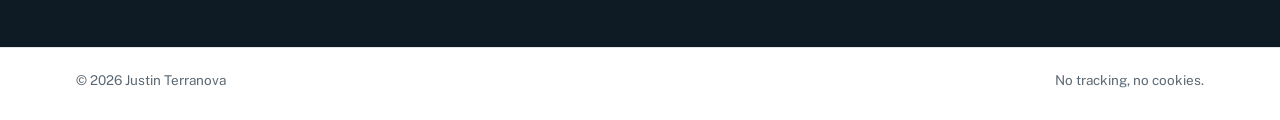
<file: about.html>
<!DOCTYPE html>
<html lang="en">
<head>
  <meta charset="UTF-8" />
  <meta name="viewport" content="width=device-width, initial-scale=1" />
  <title>About · Justin Terranova</title>
  <meta name="robots" content="noindex" />
  <meta http-equiv="refresh" content="0; url=index.html#experience" />
  <link rel="canonical" href="https://www.justinterranova.com/index.html#experience" />
  <link rel="icon" href="favicon.svg" type="image/svg+xml" />
  <link rel="stylesheet" href="styles.css?v=7" />
</head>
<body>
  <main class="moved">
    <p>This page moved</p>
    <h1>About now lives on the home page.</h1>
    <p><a href="index.html#experience">Take me there</a></p>
  </main>
  <script>location.replace("index.html#experience");</script>
</body>
</html>
</file>
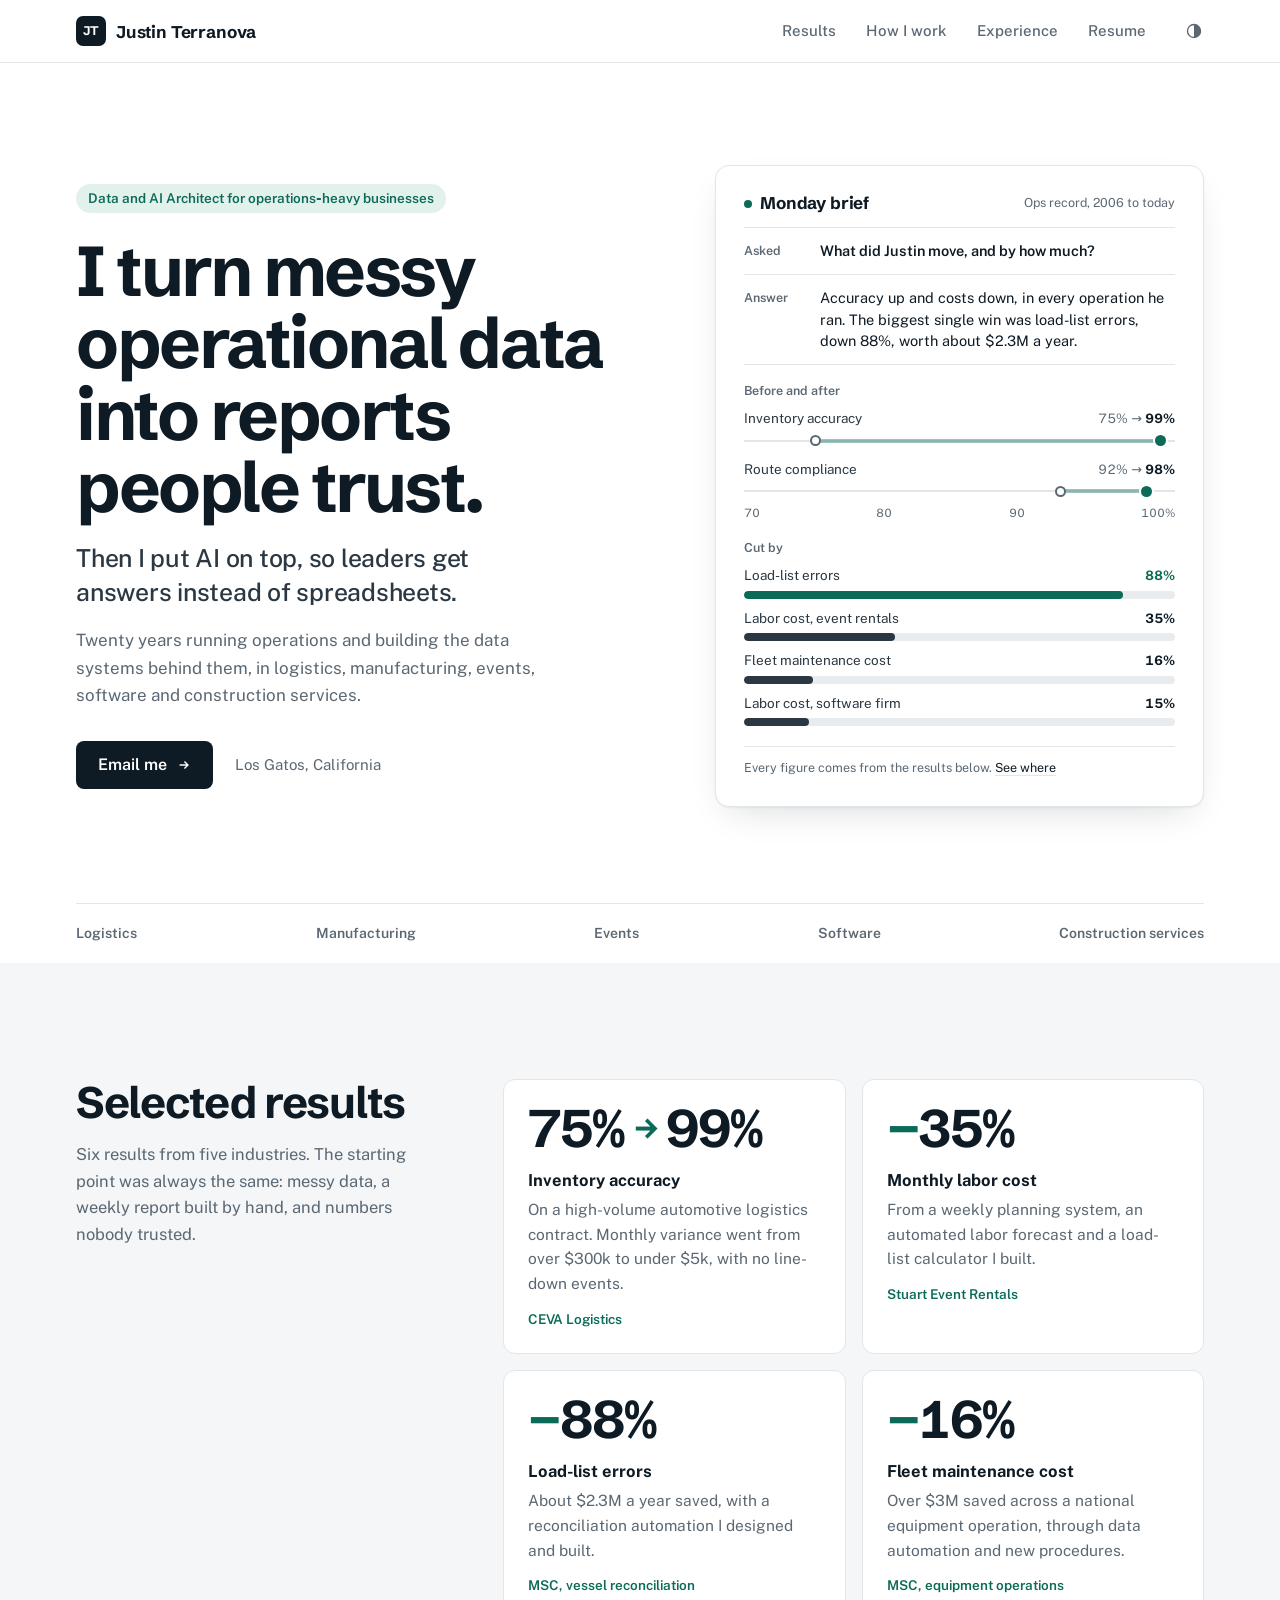
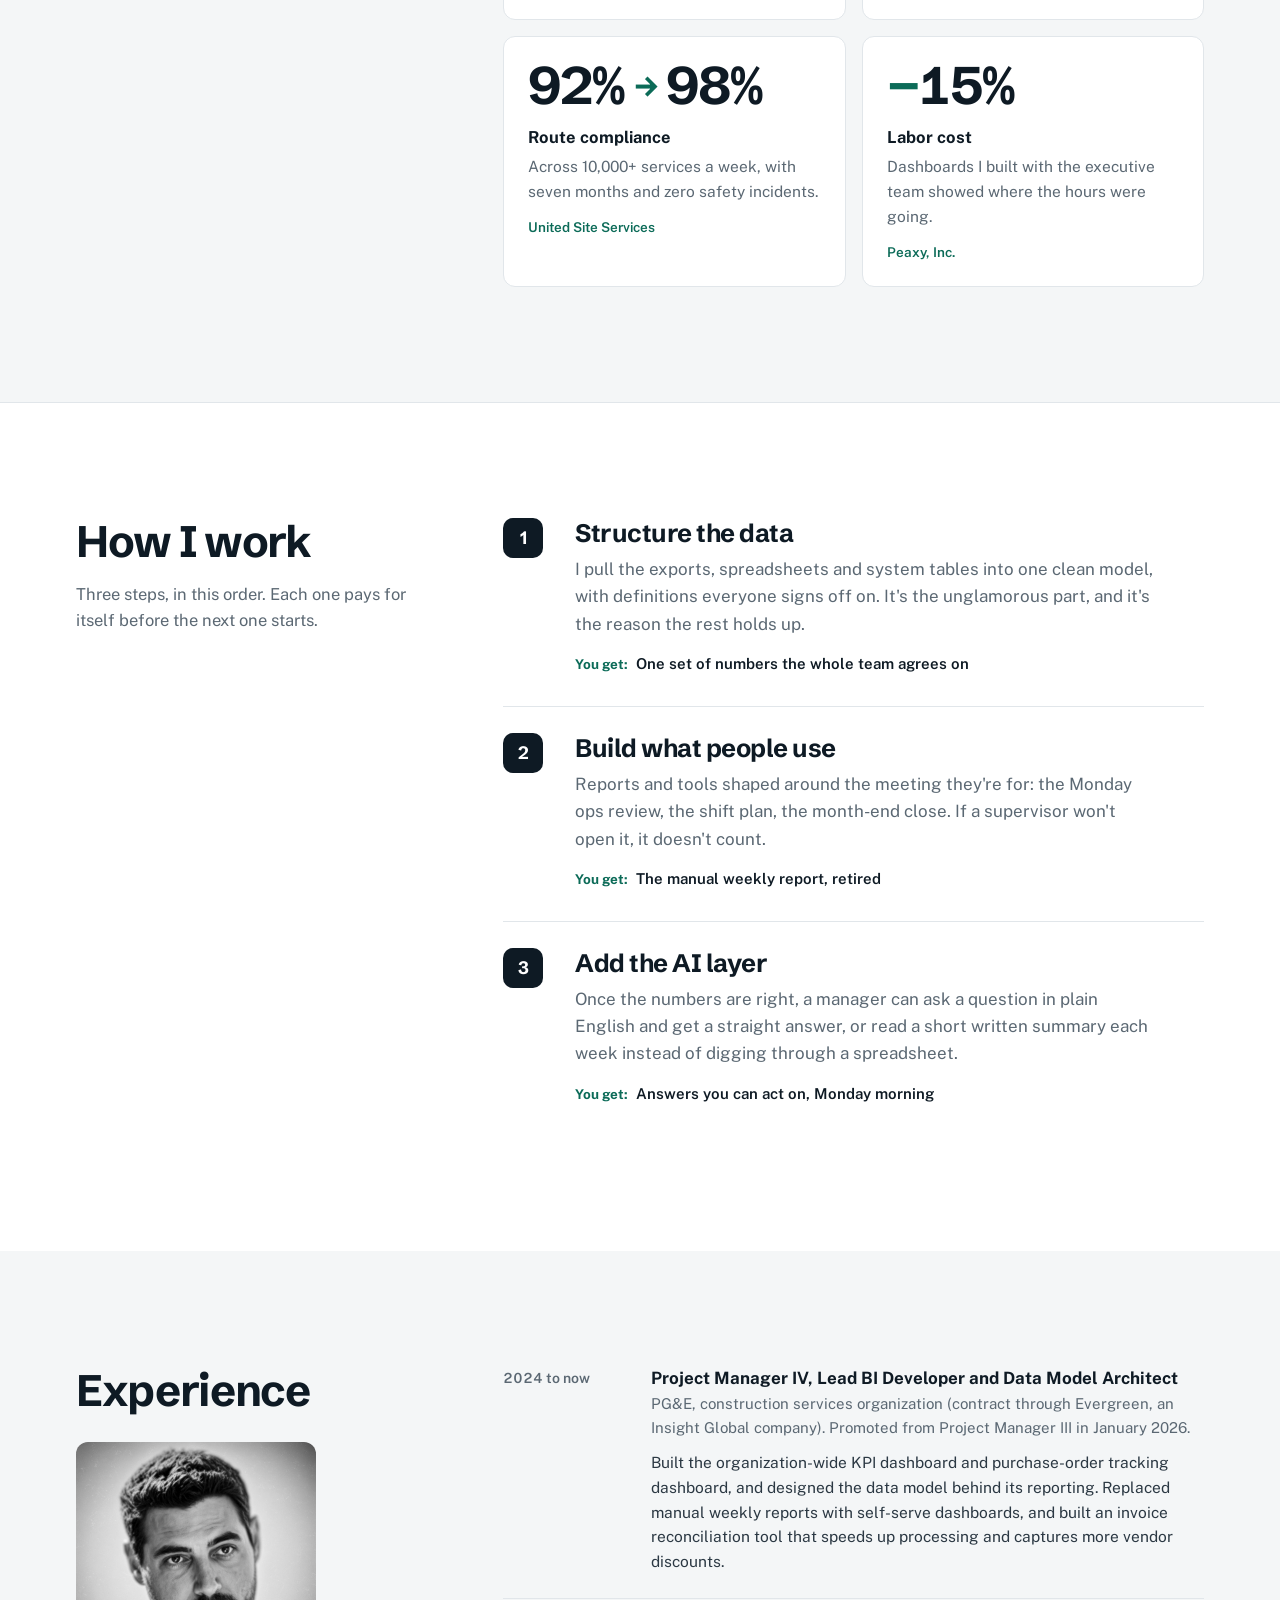
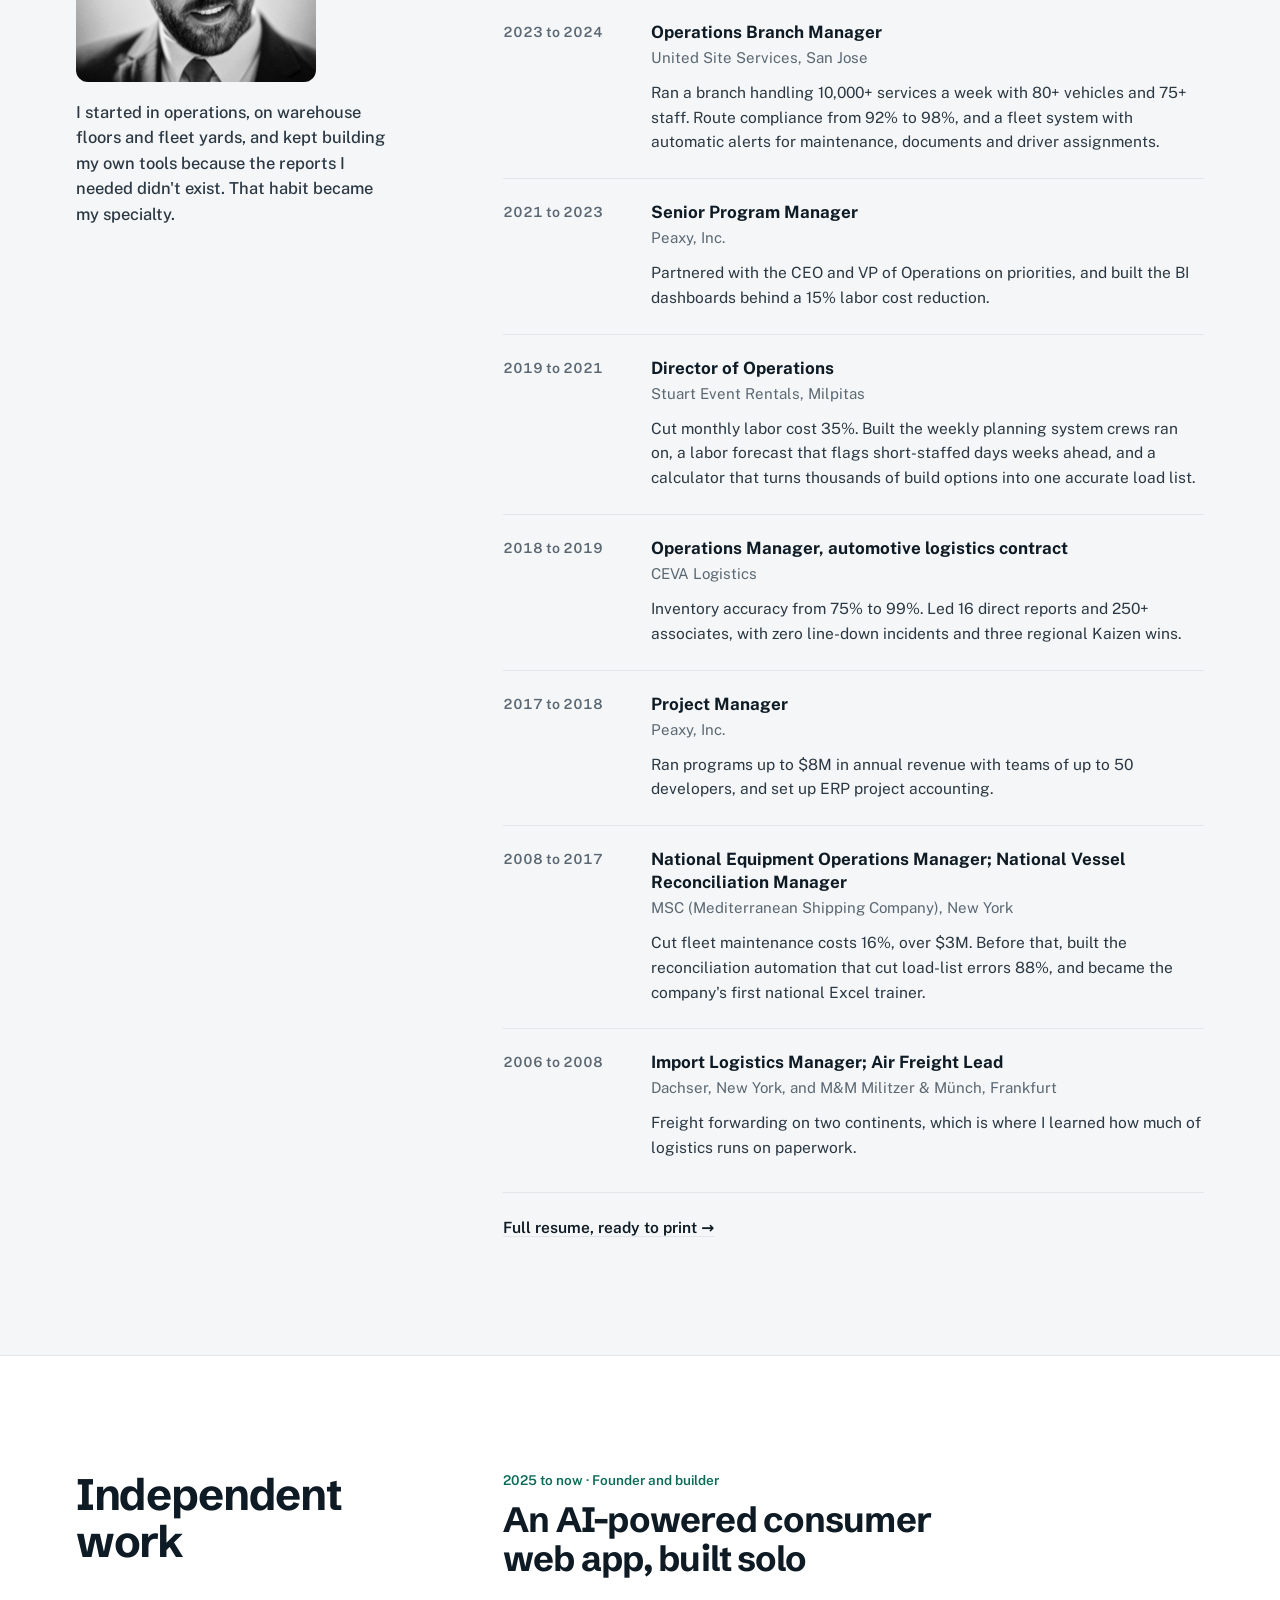
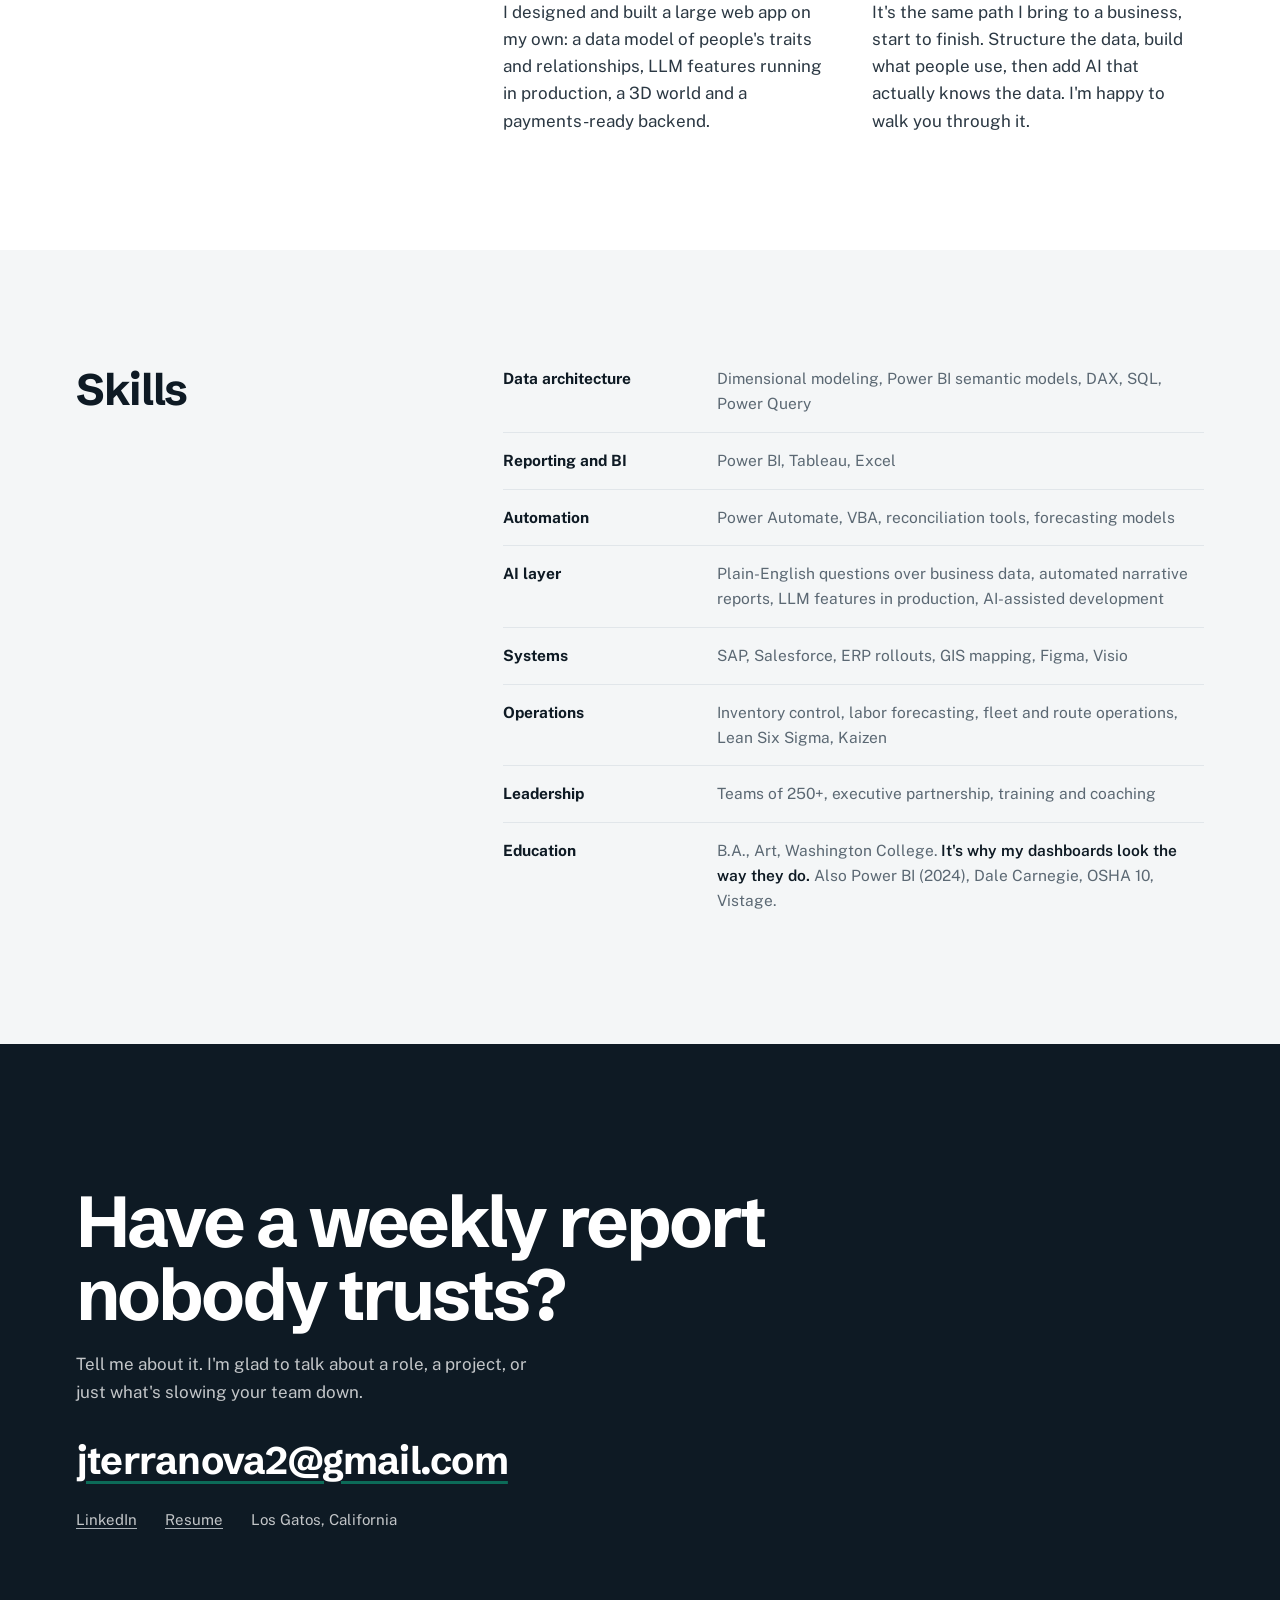
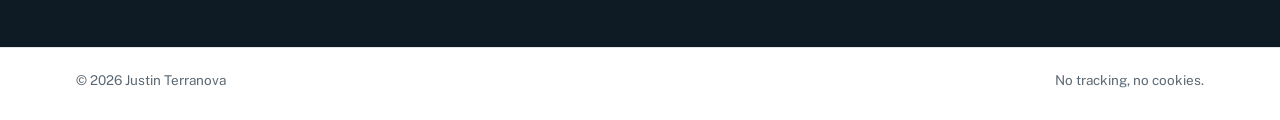
<file: portfolio.html>
<!DOCTYPE html>
<html lang="en">
<head>
  <meta charset="UTF-8" />
  <meta name="viewport" content="width=device-width, initial-scale=1" />
  <title>Portfolio · Justin Terranova</title>
  <meta name="robots" content="noindex" />
  <meta http-equiv="refresh" content="0; url=index.html#work" />
  <link rel="canonical" href="https://www.justinterranova.com/index.html#work" />
  <link rel="icon" href="favicon.svg" type="image/svg+xml" />
  <link rel="stylesheet" href="styles.css?v=7" />
</head>
<body>
  <main class="moved">
    <p>This page moved</p>
    <h1>Portfolio now lives on the home page.</h1>
    <p><a href="index.html#work">Take me there</a></p>
  </main>
  <script>location.replace("index.html#work");</script>
</body>
</html>
</file>
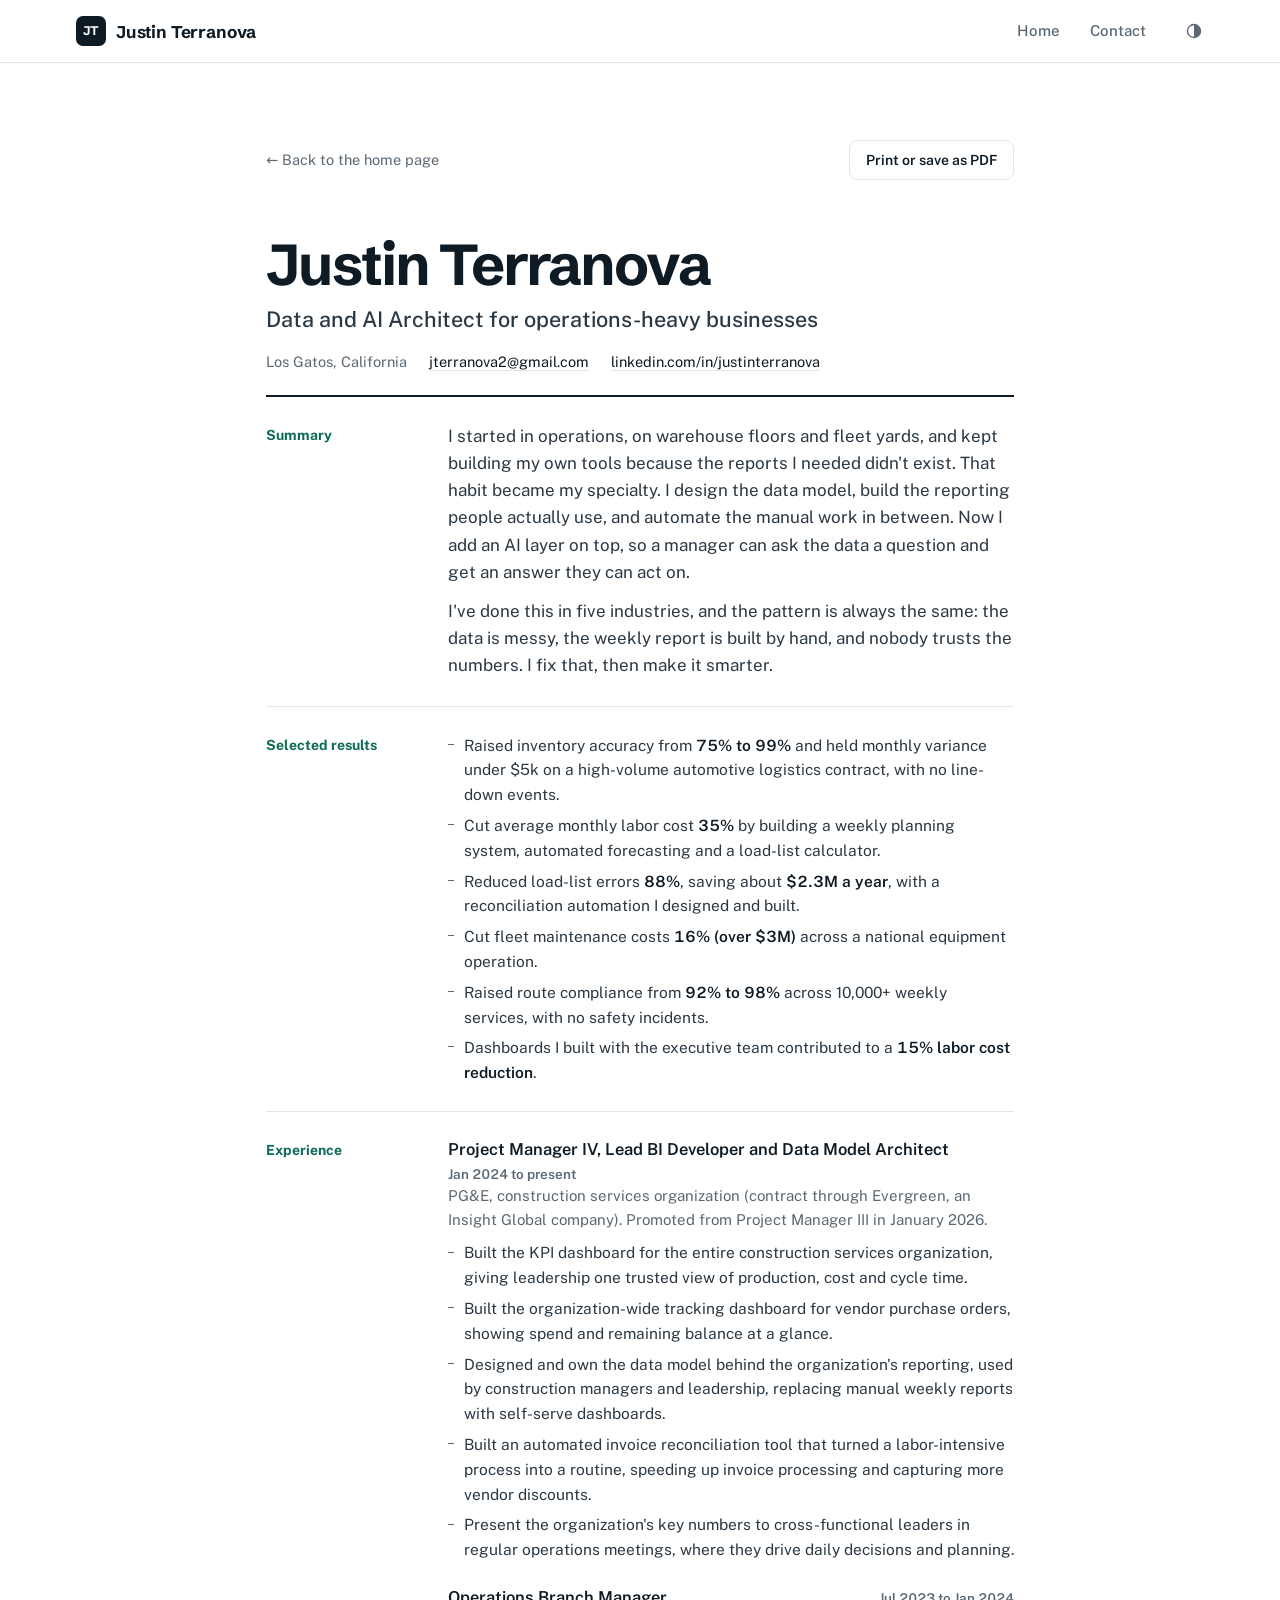
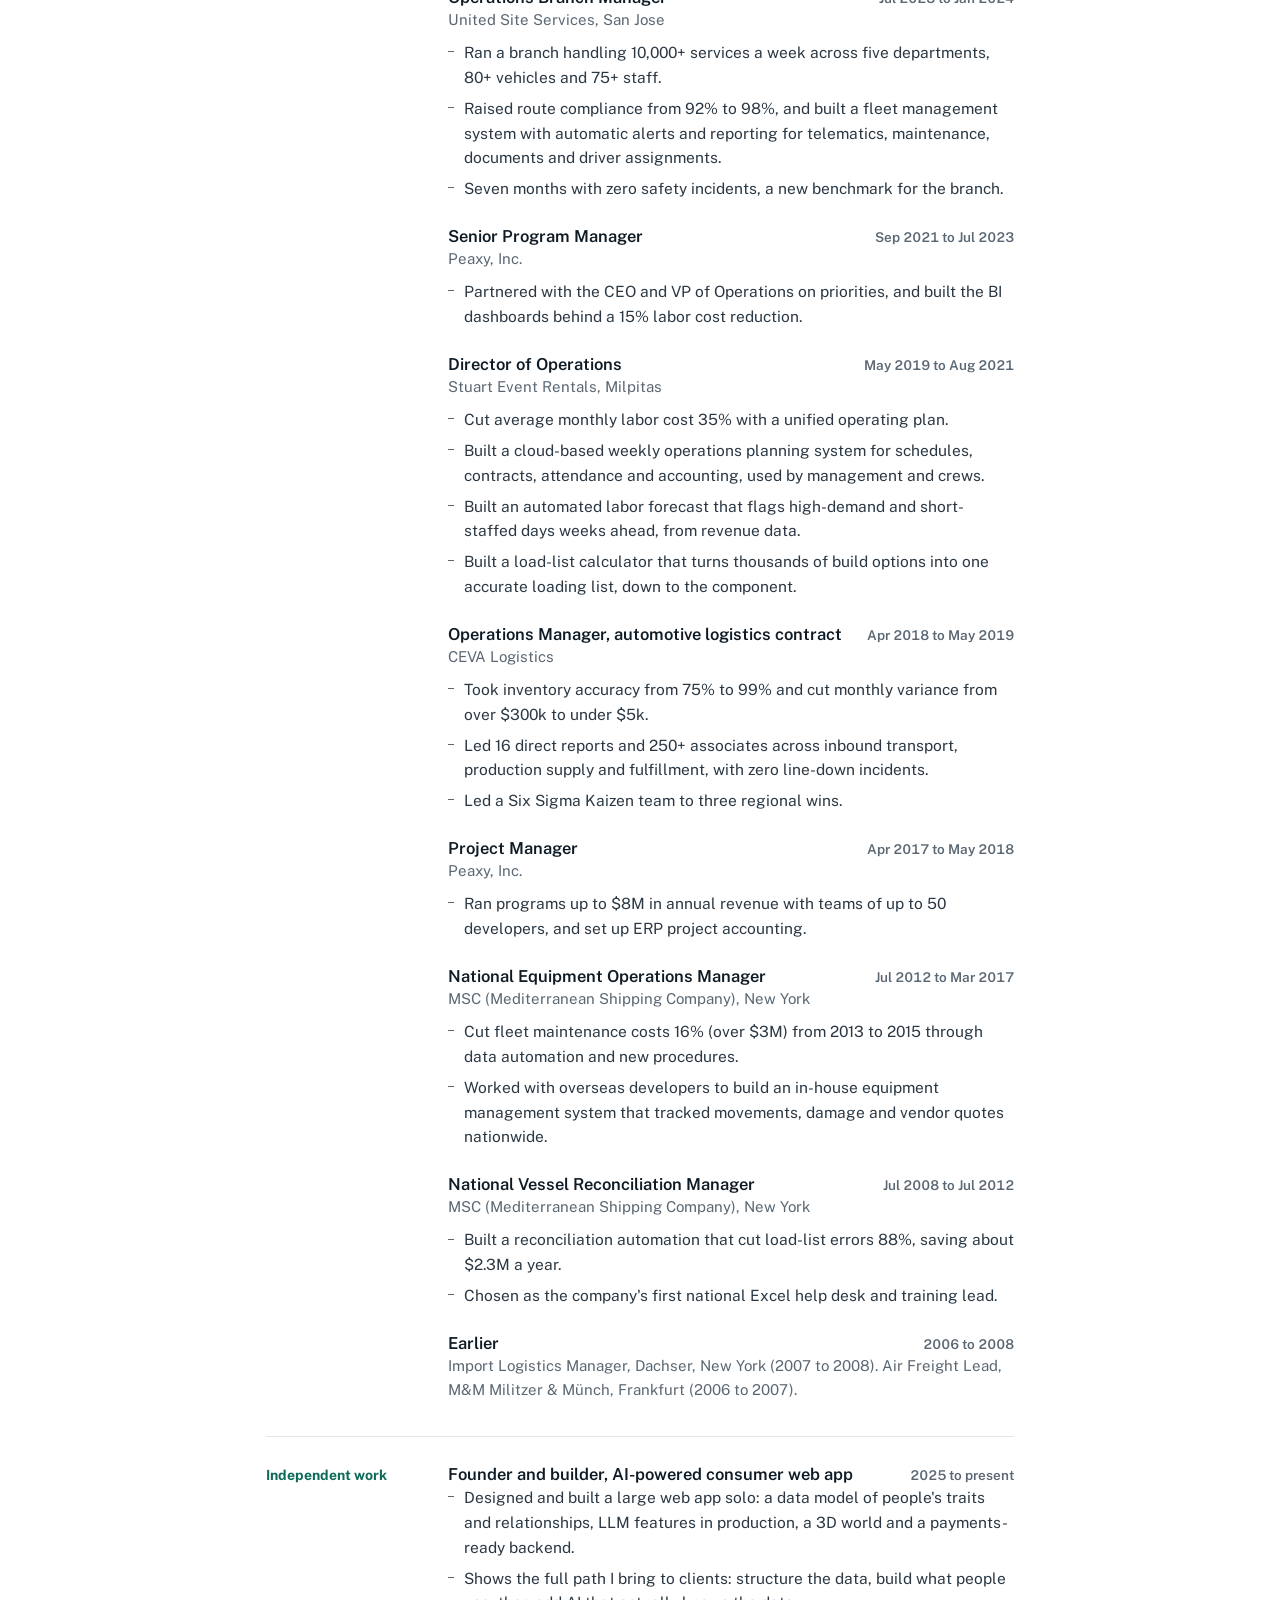
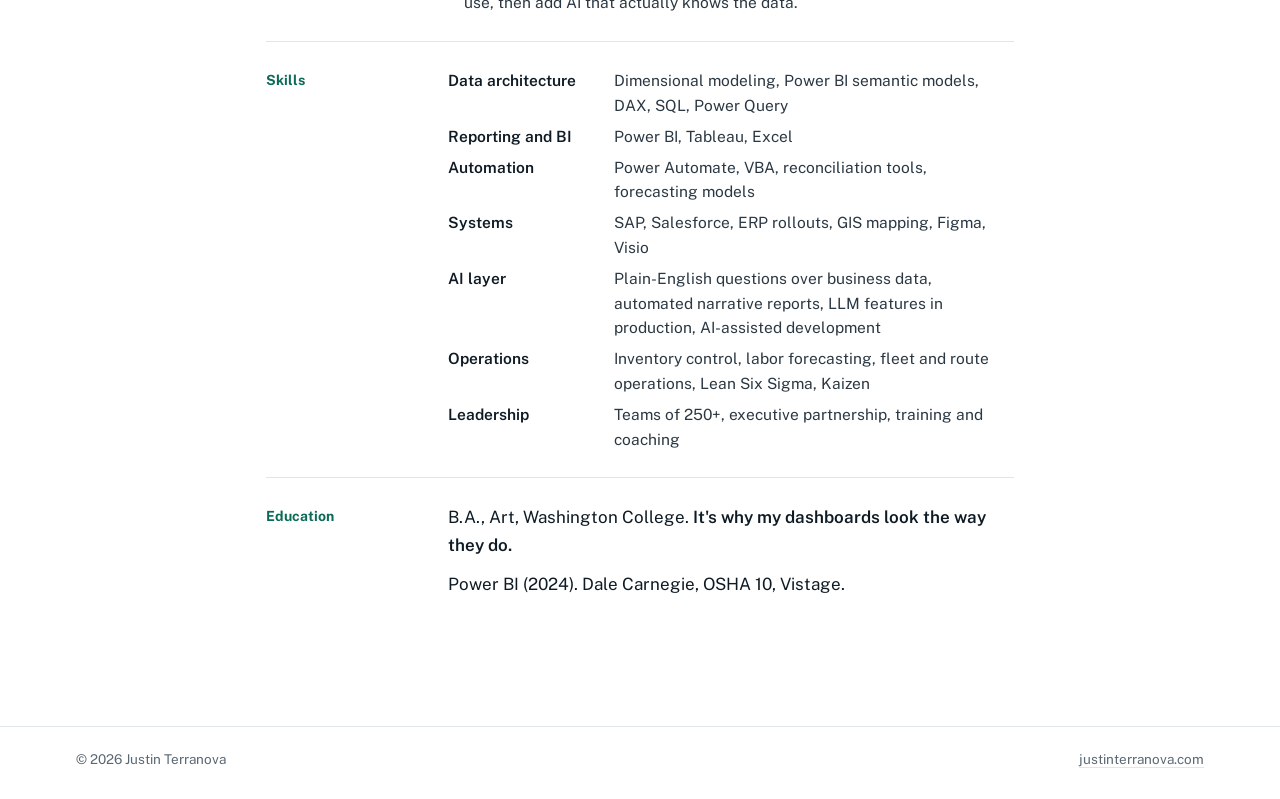
<file: resume.html>
<!DOCTYPE html>
<html lang="en">
<head>
  <meta charset="UTF-8" />
  <meta name="viewport" content="width=device-width, initial-scale=1" />
  <title>Resume · Justin Terranova</title>
  <meta name="description" content="Resume of Justin Terranova, Data and AI Architect for operations-heavy businesses. Twenty years in logistics, manufacturing, events, software and construction services." />
  <meta name="color-scheme" content="light dark" />
  <script>try{var t=localStorage.getItem("theme");if(t==="light"||t==="dark")document.documentElement.setAttribute("data-theme",t)}catch(e){}</script>
  <link rel="preconnect" href="https://fonts.googleapis.com" />
  <link rel="preconnect" href="https://fonts.gstatic.com" crossorigin />
  <link href="https://fonts.googleapis.com/css2?family=Public+Sans:wght@400;500;600;700&family=Schibsted+Grotesk:wght@600;700&display=swap" rel="stylesheet" />
  <link rel="stylesheet" href="styles.css?v=7" />
  <link rel="icon" href="favicon.svg" type="image/svg+xml" />
  <link rel="apple-touch-icon" href="assets/apple-touch-icon.png" />
  <link rel="canonical" href="https://www.justinterranova.com/resume.html" />
  <meta property="og:type" content="profile" />
  <meta property="og:site_name" content="Justin Terranova" />
  <meta property="og:title" content="Resume · Justin Terranova" />
  <meta property="og:description" content="Data and AI Architect for operations-heavy businesses." />
  <meta property="og:url" content="https://www.justinterranova.com/resume.html" />
  <meta property="og:image" content="https://www.justinterranova.com/assets/og-card.jpg?v=2" />
  <meta name="twitter:card" content="summary_large_image" />
</head>
<body>
  <a class="skip" href="#main">Skip to content</a>
  <header class="top">
    <div class="wrap top-inner">
      <a class="brand" href="index.html">Justin Terranova</a>
      <nav class="top-nav" aria-label="Site">
        <a href="index.html">Home</a>
        <a href="index.html#contact">Contact</a>
        <button class="theme" type="button" aria-label="Switch to dark theme">
          <svg viewBox="0 0 20 20" width="18" height="18" aria-hidden="true"><circle cx="10" cy="10" r="7.25" fill="none" stroke="currentColor" stroke-width="1.5"/><path d="M10 2.75a7.25 7.25 0 0 1 0 14.5z" fill="currentColor"/></svg>
        </button>
      </nav>
    </div>
  </header>

  <main id="main" class="wrap cv">
    <div class="cv-bar">
      <a href="index.html">&larr; Back to the home page</a>
      <button class="cv-print" type="button" data-print>Print or save as PDF</button>
    </div>

    <header class="cv-head">
      <h1>Justin Terranova</h1>
      <p class="cv-role">Data and AI Architect for operations-heavy businesses</p>
      <p class="cv-contact">
        <span>Los Gatos, California</span>
        <a href="mailto:jterranova2@gmail.com">jterranova2@gmail.com</a>
        <a href="https://www.linkedin.com/in/justinterranova/" rel="noopener noreferrer">linkedin.com/in/justinterranova</a>
      </p>
    </header>

    <section class="cv-sec cv-summary" aria-labelledby="cv-sum">
      <h2 id="cv-sum">Summary</h2>
      <div>
        <p>I started in operations, on warehouse floors and fleet yards, and kept building my own tools because the reports I needed didn't exist. That habit became my specialty. I design the data model, build the reporting people actually use, and automate the manual work in between. Now I add an AI layer on top, so a manager can ask the data a question and get an answer they can act on.</p>
        <p>I've done this in five industries, and the pattern is always the same: the data is messy, the weekly report is built by hand, and nobody trusts the numbers. I fix that, then make it smarter.</p>
      </div>
    </section>

    <section class="cv-sec" aria-labelledby="cv-res">
      <h2 id="cv-res">Selected results</h2>
      <ul class="cv-list">
        <li>Raised inventory accuracy from <strong>75% to 99%</strong> and held monthly variance under $5k on a high-volume automotive logistics contract, with no line-down events.</li>
        <li>Cut average monthly labor cost <strong>35%</strong> by building a weekly planning system, automated forecasting and a load-list calculator.</li>
        <li>Reduced load-list errors <strong>88%</strong>, saving about <strong>$2.3M a year</strong>, with a reconciliation automation I designed and built.</li>
        <li>Cut fleet maintenance costs <strong>16% (over $3M)</strong> across a national equipment operation.</li>
        <li>Raised route compliance from <strong>92% to 98%</strong> across 10,000+ weekly services, with no safety incidents.</li>
        <li>Dashboards I built with the executive team contributed to a <strong>15% labor cost reduction</strong>.</li>
      </ul>
    </section>

    <section class="cv-sec" aria-labelledby="cv-exp">
      <h2 id="cv-exp">Experience</h2>
      <div>
        <article class="cv-job">
          <div class="cv-job-head"><h3>Project Manager IV, Lead BI Developer and Data Model Architect</h3><span class="cv-dates">Jan 2024 to present</span></div>
          <p class="cv-org">PG&amp;E, construction services organization (contract through Evergreen, an Insight Global company). Promoted from Project Manager III in January 2026.</p>
          <ul class="cv-list">
            <li>Built the KPI dashboard for the entire construction services organization, giving leadership one trusted view of production, cost and cycle time.</li>
            <li>Built the organization-wide tracking dashboard for vendor purchase orders, showing spend and remaining balance at a glance.</li>
            <li>Designed and own the data model behind the organization's reporting, used by construction managers and leadership, replacing manual weekly reports with self-serve dashboards.</li>
            <li>Built an automated invoice reconciliation tool that turned a labor-intensive process into a routine, speeding up invoice processing and capturing more vendor discounts.</li>
            <li>Present the organization's key numbers to cross-functional leaders in regular operations meetings, where they drive daily decisions and planning.</li>
          </ul>
        </article>
        <article class="cv-job">
          <div class="cv-job-head"><h3>Operations Branch Manager</h3><span class="cv-dates">Jul 2023 to Jan 2024</span></div>
          <p class="cv-org">United Site Services, San Jose</p>
          <ul class="cv-list">
            <li>Ran a branch handling 10,000+ services a week across five departments, 80+ vehicles and 75+ staff.</li>
            <li>Raised route compliance from 92% to 98%, and built a fleet management system with automatic alerts and reporting for telematics, maintenance, documents and driver assignments.</li>
            <li>Seven months with zero safety incidents, a new benchmark for the branch.</li>
          </ul>
        </article>
        <article class="cv-job">
          <div class="cv-job-head"><h3>Senior Program Manager</h3><span class="cv-dates">Sep 2021 to Jul 2023</span></div>
          <p class="cv-org">Peaxy, Inc.</p>
          <ul class="cv-list">
            <li>Partnered with the CEO and VP of Operations on priorities, and built the BI dashboards behind a 15% labor cost reduction.</li>
          </ul>
        </article>
        <article class="cv-job">
          <div class="cv-job-head"><h3>Director of Operations</h3><span class="cv-dates">May 2019 to Aug 2021</span></div>
          <p class="cv-org">Stuart Event Rentals, Milpitas</p>
          <ul class="cv-list">
            <li>Cut average monthly labor cost 35% with a unified operating plan.</li>
            <li>Built a cloud-based weekly operations planning system for schedules, contracts, attendance and accounting, used by management and crews.</li>
            <li>Built an automated labor forecast that flags high-demand and short-staffed days weeks ahead, from revenue data.</li>
            <li>Built a load-list calculator that turns thousands of build options into one accurate loading list, down to the component.</li>
          </ul>
        </article>
        <article class="cv-job">
          <div class="cv-job-head"><h3>Operations Manager, automotive logistics contract</h3><span class="cv-dates">Apr 2018 to May 2019</span></div>
          <p class="cv-org">CEVA Logistics</p>
          <ul class="cv-list">
            <li>Took inventory accuracy from 75% to 99% and cut monthly variance from over $300k to under $5k.</li>
            <li>Led 16 direct reports and 250+ associates across inbound transport, production supply and fulfillment, with zero line-down incidents.</li>
            <li>Led a Six Sigma Kaizen team to three regional wins.</li>
          </ul>
        </article>
        <article class="cv-job">
          <div class="cv-job-head"><h3>Project Manager</h3><span class="cv-dates">Apr 2017 to May 2018</span></div>
          <p class="cv-org">Peaxy, Inc.</p>
          <ul class="cv-list">
            <li>Ran programs up to $8M in annual revenue with teams of up to 50 developers, and set up ERP project accounting.</li>
          </ul>
        </article>
        <article class="cv-job">
          <div class="cv-job-head"><h3>National Equipment Operations Manager</h3><span class="cv-dates">Jul 2012 to Mar 2017</span></div>
          <p class="cv-org">MSC (Mediterranean Shipping Company), New York</p>
          <ul class="cv-list">
            <li>Cut fleet maintenance costs 16% (over $3M) from 2013 to 2015 through data automation and new procedures.</li>
            <li>Worked with overseas developers to build an in-house equipment management system that tracked movements, damage and vendor quotes nationwide.</li>
          </ul>
        </article>
        <article class="cv-job">
          <div class="cv-job-head"><h3>National Vessel Reconciliation Manager</h3><span class="cv-dates">Jul 2008 to Jul 2012</span></div>
          <p class="cv-org">MSC (Mediterranean Shipping Company), New York</p>
          <ul class="cv-list">
            <li>Built a reconciliation automation that cut load-list errors 88%, saving about $2.3M a year.</li>
            <li>Chosen as the company's first national Excel help desk and training lead.</li>
          </ul>
        </article>
        <article class="cv-job">
          <div class="cv-job-head"><h3>Earlier</h3><span class="cv-dates">2006 to 2008</span></div>
          <p class="cv-org">Import Logistics Manager, Dachser, New York (2007 to 2008). Air Freight Lead, M&amp;M Militzer &amp; M&uuml;nch, Frankfurt (2006 to 2007).</p>
        </article>
      </div>
    </section>

    <section class="cv-sec" aria-labelledby="cv-ind">
      <h2 id="cv-ind">Independent work</h2>
      <article class="cv-job">
        <div class="cv-job-head"><h3>Founder and builder, AI-powered consumer web app</h3><span class="cv-dates">2025 to present</span></div>
        <ul class="cv-list">
          <li>Designed and built a large web app solo: a data model of people's traits and relationships, LLM features in production, a 3D world and a payments-ready backend.</li>
          <li>Shows the full path I bring to clients: structure the data, build what people use, then add AI that actually knows the data.</li>
        </ul>
      </article>
    </section>

    <section class="cv-sec" aria-labelledby="cv-skl">
      <h2 id="cv-skl">Skills</h2>
      <dl class="cv-skills">
        <div><dt>Data architecture</dt><dd>Dimensional modeling, Power BI semantic models, DAX, SQL, Power Query</dd></div>
        <div><dt>Reporting and BI</dt><dd>Power BI, Tableau, Excel</dd></div>
        <div><dt>Automation</dt><dd>Power Automate, VBA, reconciliation tools, forecasting models</dd></div>
        <div><dt>Systems</dt><dd>SAP, Salesforce, ERP rollouts, GIS mapping, Figma, Visio</dd></div>
        <div><dt>AI layer</dt><dd>Plain-English questions over business data, automated narrative reports, LLM features in production, AI-assisted development</dd></div>
        <div><dt>Operations</dt><dd>Inventory control, labor forecasting, fleet and route operations, Lean Six Sigma, Kaizen</dd></div>
        <div><dt>Leadership</dt><dd>Teams of 250+, executive partnership, training and coaching</dd></div>
      </dl>
    </section>

    <section class="cv-sec" aria-labelledby="cv-edu">
      <h2 id="cv-edu">Education</h2>
      <div>
        <p>B.A., Art, Washington College. <em>It's why my dashboards look the way they do.</em></p>
        <p>Power BI (2024). Dale Carnegie, OSHA 10, Vistage.</p>
      </div>
    </section>
  </main>

  <footer class="foot">
    <div class="wrap foot-inner">
      <p>&copy; <span class="year">2026</span> Justin Terranova</p>
      <p><a href="index.html">justinterranova.com</a></p>
    </div>
  </footer>
  <script src="script.js?v=7" defer></script>
</body>
</html>
</file>
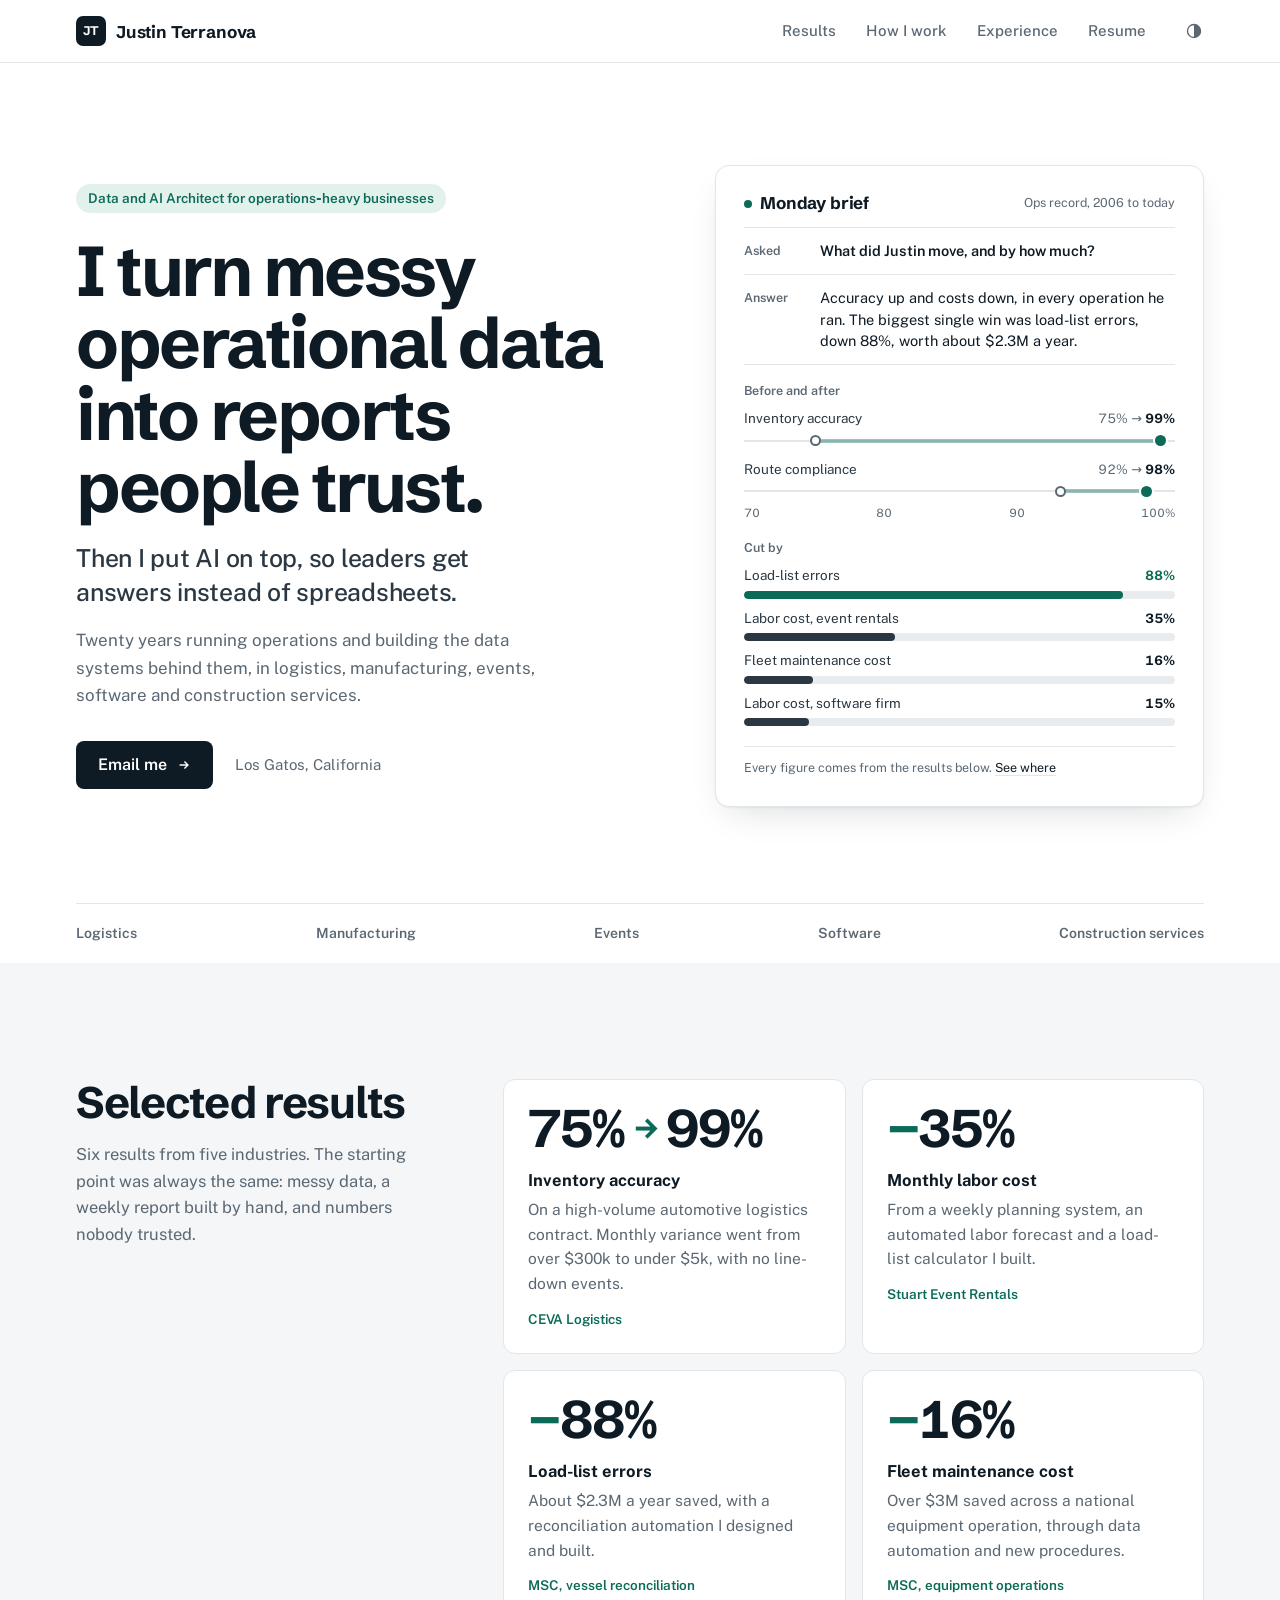
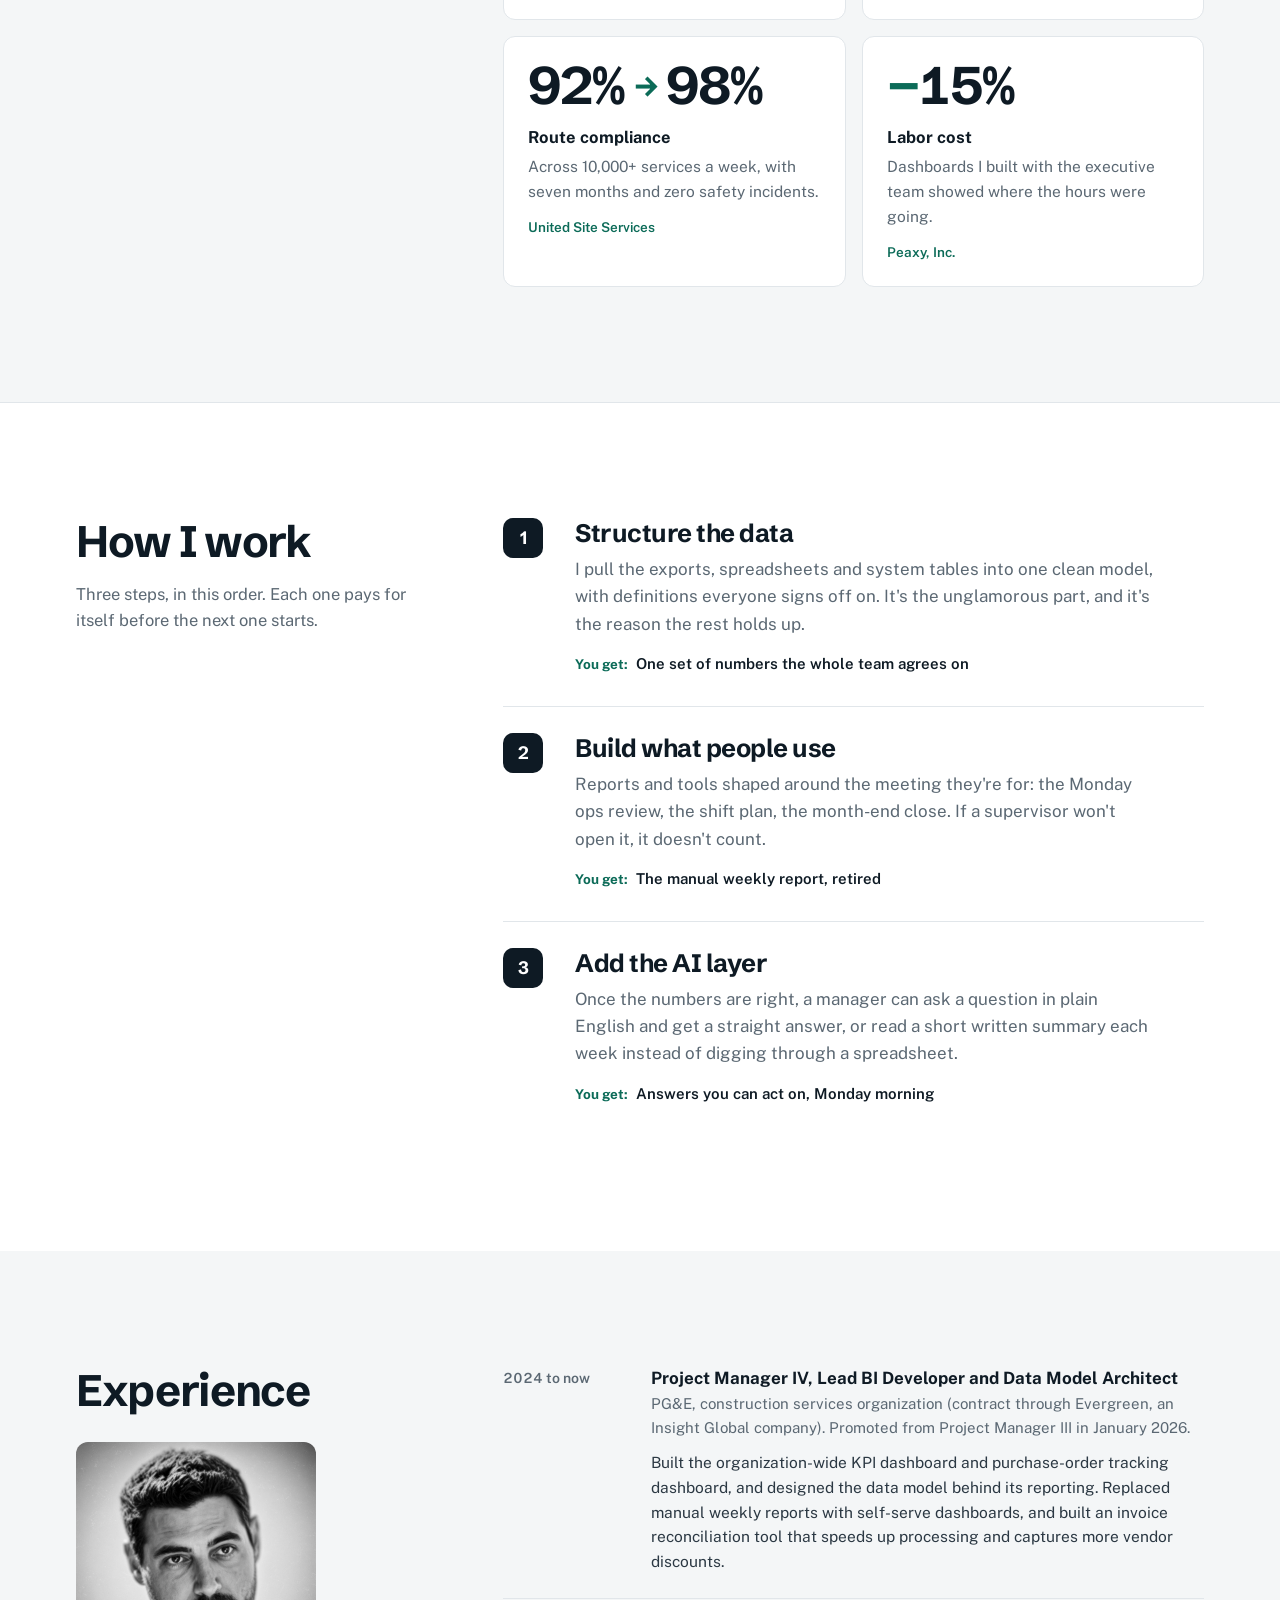
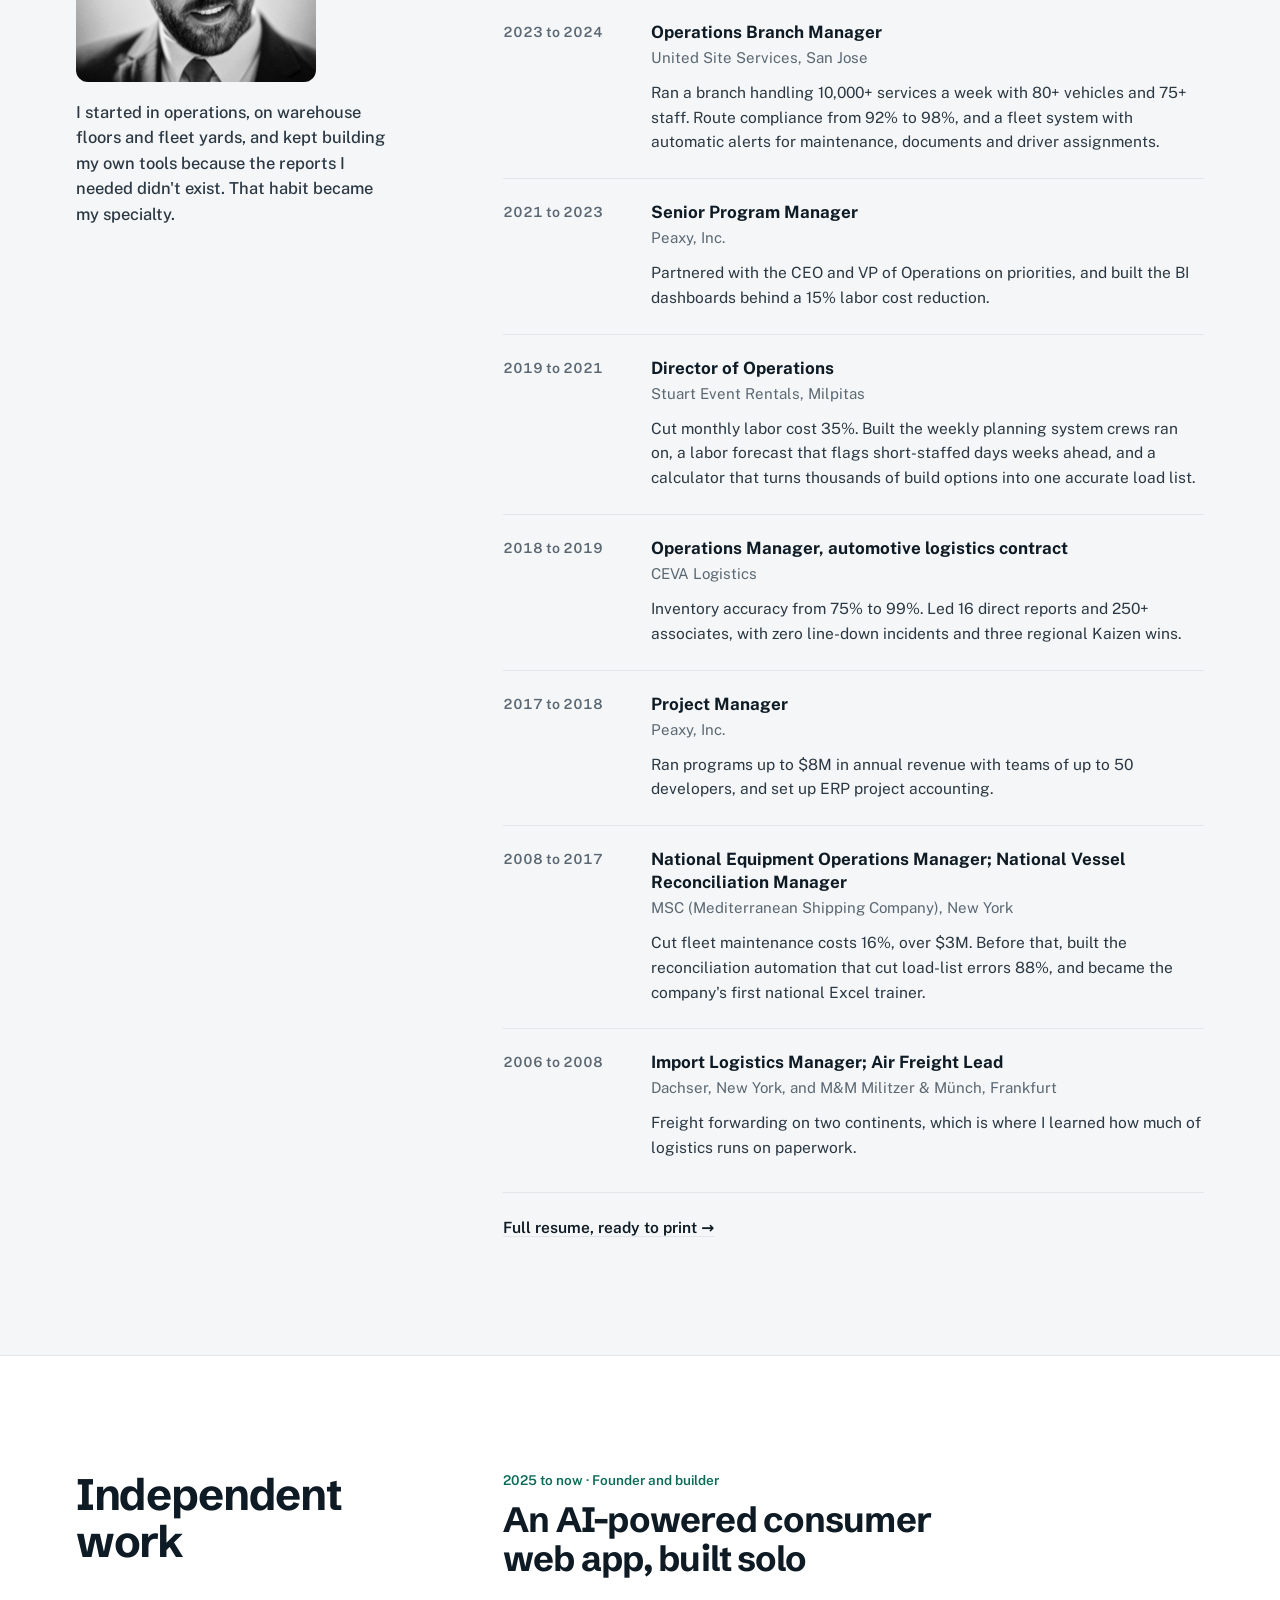
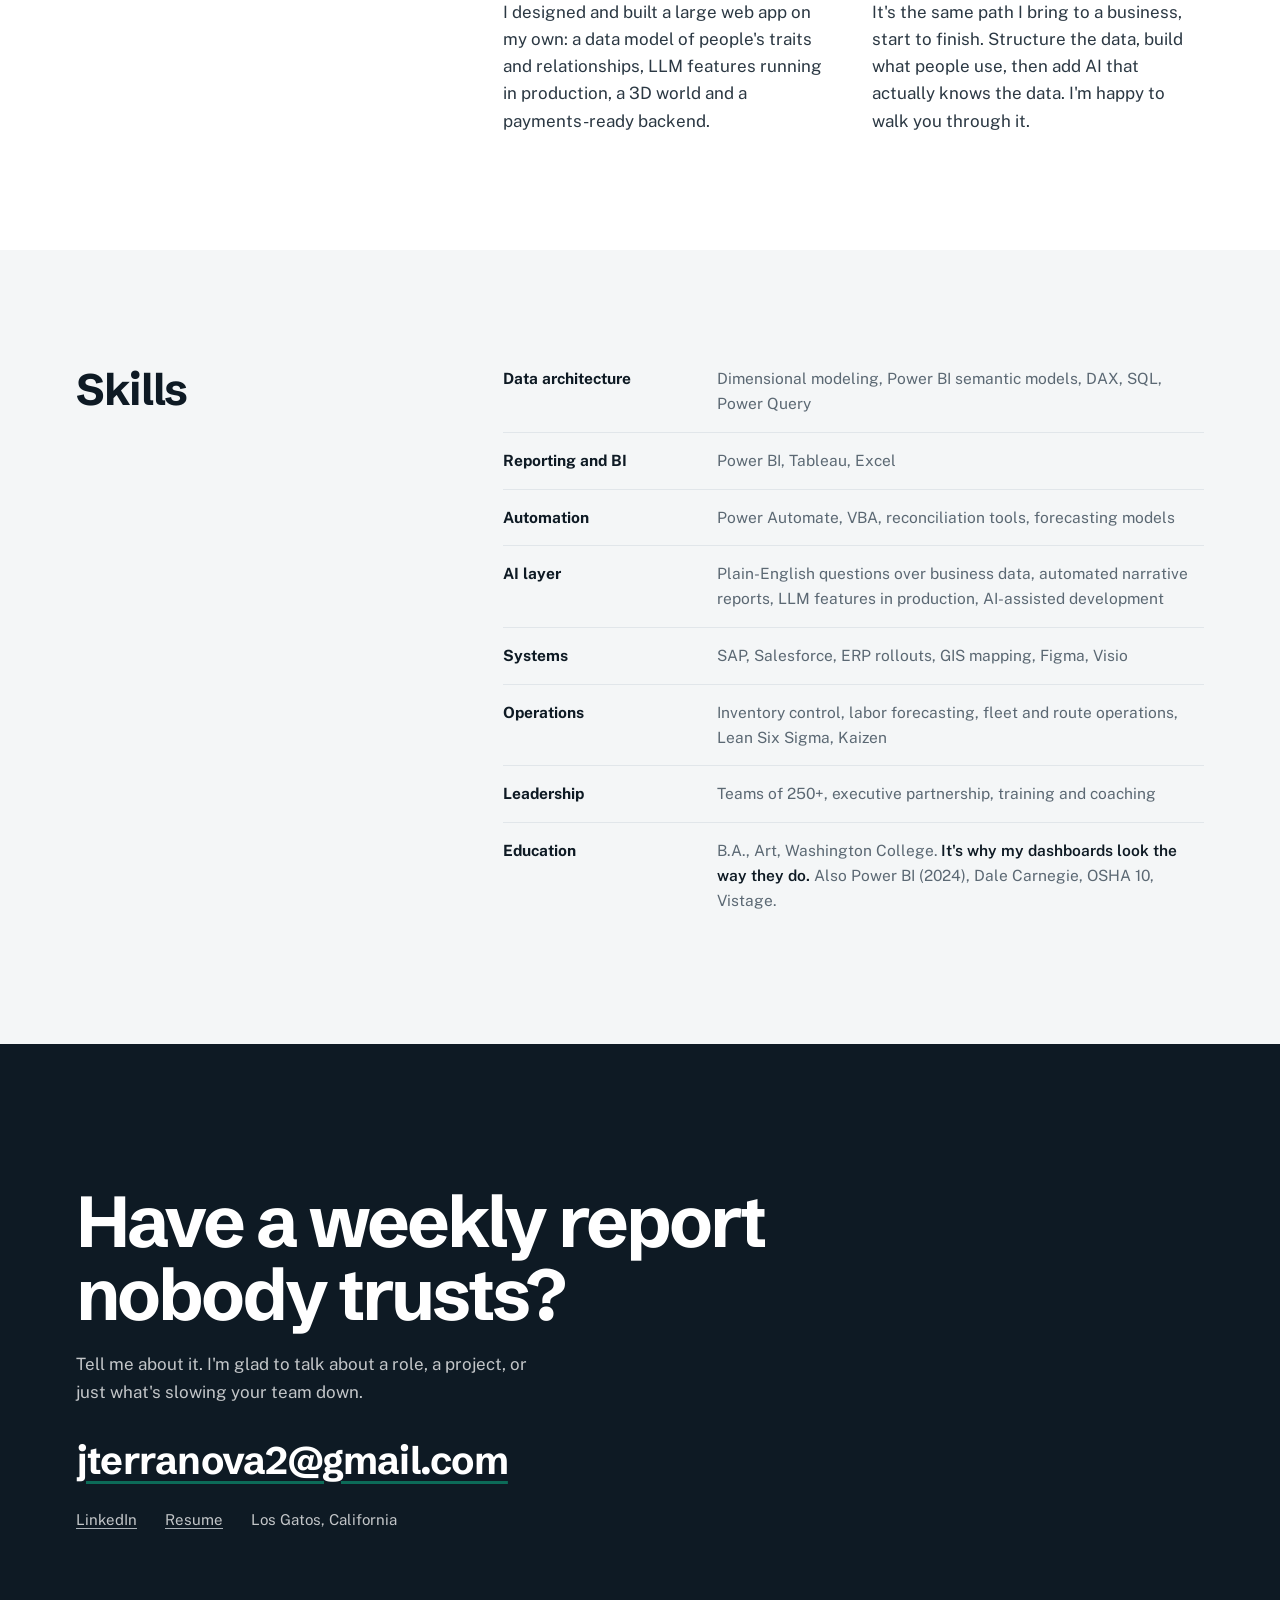
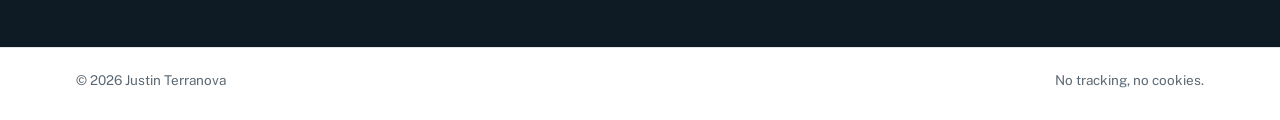
<file: skills.html>
<!DOCTYPE html>
<html lang="en">
<head>
  <meta charset="UTF-8" />
  <meta name="viewport" content="width=device-width, initial-scale=1" />
  <title>Skills · Justin Terranova</title>
  <meta name="robots" content="noindex" />
  <meta http-equiv="refresh" content="0; url=index.html#skills" />
  <link rel="canonical" href="https://www.justinterranova.com/index.html#skills" />
  <link rel="icon" href="favicon.svg" type="image/svg+xml" />
  <link rel="stylesheet" href="styles.css?v=7" />
</head>
<body>
  <main class="moved">
    <p>This page moved</p>
    <h1>Skills now lives on the home page.</h1>
    <p><a href="index.html#skills">Take me there</a></p>
  </main>
  <script>location.replace("index.html#skills");</script>
</body>
</html>
</file>
<file: styles.css>
/* Justin Terranova · justinterranova.com
   Clean white, deep ink, one teal accent. Schibsted Grotesk + Public Sans. */

:root {
  --bg: #ffffff;
  --surface: #f4f6f7;
  --ink: #0e1a24;
  --ink-2: #2b3843;
  --muted: #5b6873;
  --rule: #e1e6ea;
  --rule-strong: #0e1a24;
  --accent: #0c6b58;
  --accent-soft: #e3f1ed;
  --accent-ink: #ffffff;
  --track: #e8ecef;
  --serif: "Schibsted Grotesk", "Helvetica Neue", Arial, sans-serif;
  --sans: "Public Sans", ui-sans-serif, system-ui, -apple-system, "Segoe UI", sans-serif;
  --mono: var(--sans);
  color-scheme: light;
}
@media (prefers-color-scheme: dark) {
  :root:not([data-theme="light"]) {
    --bg: #0d1317; --surface: #151d22; --ink: #e9eef1; --ink-2: #c9d2d8; --muted: #8e9ba4;
    --rule: #253036; --rule-strong: #e9eef1; --accent: #4fcfa8; --accent-soft: #123129; --accent-ink: #0d1317; --track: #212b31;
    color-scheme: dark;
  }
}
:root[data-theme="dark"] {
  --bg: #0d1317; --surface: #151d22; --ink: #e9eef1; --ink-2: #c9d2d8; --muted: #8e9ba4;
  --rule: #253036; --rule-strong: #e9eef1; --accent: #4fcfa8; --accent-soft: #123129; --accent-ink: #0d1317; --track: #212b31;
  color-scheme: dark;
}

*, *::before, *::after { box-sizing: border-box; }
html { -webkit-text-size-adjust: 100%; text-size-adjust: 100%; scroll-behavior: smooth; scroll-padding-top: 76px; }
@media (prefers-reduced-motion: reduce) { html { scroll-behavior: auto; } }
body {
  margin: 0;
  background: var(--bg);
  color: var(--ink);
  font: 400 17px/1.6 var(--sans);
  -webkit-font-smoothing: antialiased;
  -moz-osx-font-smoothing: grayscale;
  font-feature-settings: "ss01" 0;
  overflow-x: hidden;
}
h1, h2, h3, p, ol, ul, dl, dd, figure { margin: 0; }
ol, ul { padding: 0; list-style: none; }
img { display: block; max-width: 100%; height: auto; }
a { color: inherit; text-decoration-line: underline; text-decoration-color: var(--rule); text-decoration-thickness: 1px; text-underline-offset: .22em; transition: color .15s, text-decoration-color .15s; }
a:hover { color: var(--accent); text-decoration-color: currentColor; }
:focus-visible { outline: 2px solid var(--accent); outline-offset: 3px; border-radius: 2px; }
::selection { background: var(--accent); color: var(--accent-ink); }

.sr { position: absolute; width: 1px; height: 1px; padding: 0; margin: -1px; overflow: hidden; clip: rect(0 0 0 0); white-space: nowrap; border: 0; }
.skip { position: absolute; left: 16px; top: -48px; z-index: 20; background: var(--ink); color: var(--bg); padding: 8px 14px; font-size: 14px; text-decoration: none; }
.skip:focus { top: 12px; color: var(--bg); }

.wrap { max-width: 1240px; margin: 0 auto; padding-inline: clamp(16px, 4.5vw, 56px); }

/* ---------- Header ---------- */
.top { position: sticky; top: 0; z-index: 10; background: var(--bg); border-bottom: 1px solid var(--rule); }
.top-inner { display: flex; align-items: center; justify-content: space-between; height: 62px; gap: 16px; }
.brand { font: 700 17px/1 var(--serif); letter-spacing: -0.01em; text-decoration: none; white-space: nowrap; display: inline-flex; align-items: center; gap: 10px; }
.brand::before { content: "JT"; display: inline-grid; place-items: center; width: 30px; height: 30px; border-radius: 7px; background: var(--ink); color: var(--bg); font: 700 12.5px/1 var(--serif); letter-spacing: .02em; }
.brand:hover { color: var(--ink); }
.top-nav { display: flex; align-items: center; gap: clamp(14px, 2.4vw, 30px); font-size: 15px; font-weight: 500; }
.top-nav a { text-decoration: none; color: var(--muted); }
.top-nav a:hover { color: var(--ink); }
.theme { display: inline-grid; place-items: center; width: 36px; height: 36px; margin-right: -8px; border: 0; background: none; color: var(--muted); cursor: pointer; border-radius: 8px; }
.theme:hover { color: var(--ink); background: var(--surface); }
@media (max-width: 760px) { .hide-sm { display: none; } }

/* ---------- Hero ---------- */
.hero { padding-top: clamp(44px, 8vw, 104px); }
.hero-grid { display: grid; grid-template-columns: minmax(0, 1.15fr) minmax(0, 1fr); gap: clamp(40px, 6vw, 88px); align-items: center; }
.eyebrow { display: inline-block; padding: 6px 12px; border-radius: 999px; background: var(--accent-soft); color: var(--accent); font: 600 13.5px/1.3 var(--sans); }
h1 { margin-top: 22px; font: 700 clamp(2.5rem, 1.4rem + 3.8vw, 4.4rem)/1.02 var(--serif); letter-spacing: -0.035em; text-wrap: balance; max-width: 15ch; }
.hero-sub { margin-top: 20px; font: 500 clamp(1.2rem, 1rem + .8vw, 1.55rem)/1.35 var(--sans); color: var(--ink-2); letter-spacing: -0.01em; max-width: 30ch; text-wrap: balance; }
.hero-body { margin-top: 18px; color: var(--muted); max-width: 46ch; }
.hero-act { margin-top: 32px; display: flex; align-items: center; flex-wrap: wrap; gap: 14px 22px; }
.btn { display: inline-flex; align-items: center; gap: 10px; min-height: 48px; padding: 0 22px; background: var(--ink); color: var(--bg); font: 600 16px/1 var(--sans); text-decoration: none; border-radius: 8px; transition: background-color .15s, color .15s; }
.btn:hover { color: var(--accent-ink); background: var(--accent); }
.btn svg { transition: transform .15s; }
.btn:hover svg { transform: translateX(3px); }
.hero-where { font-size: 15px; color: var(--muted); }

/* ---------- Monday brief ---------- */
.brief { background: var(--bg); border: 1px solid var(--rule); border-radius: 14px; padding: clamp(20px, 2.4vw, 28px); font-size: 14.5px; line-height: 1.5; box-shadow: 0 1px 2px rgba(14,26,36,.05), 0 14px 34px -14px rgba(14,26,36,.18); }
.brief-top { display: flex; align-items: center; justify-content: space-between; gap: 12px; flex-wrap: wrap; padding-bottom: 14px; border-bottom: 1px solid var(--rule); }
.brief-title { font: 700 17px/1.1 var(--serif); letter-spacing: -0.01em; display: inline-flex; align-items: center; gap: 8px; }
.brief-title::before { content: ""; width: 8px; height: 8px; border-radius: 50%; background: var(--accent); }
.brief-meta { font-size: 12.5px; color: var(--muted); }
.brief-qa > div { display: grid; grid-template-columns: 64px minmax(0, 1fr); gap: 12px; padding: 12px 0; border-bottom: 1px solid var(--rule); }
.brief-qa dt { font: 600 12.5px/1.7 var(--sans); color: var(--muted); }
.brief-qa dd { color: var(--ink-2); }
.brief-qa .brief-q { font-weight: 600; color: var(--ink); }
.brief-qa dd:not(.brief-q) { color: var(--ink); }
.chart-label { margin-top: 18px; margin-bottom: 10px; font: 600 12.5px/1.2 var(--sans); color: var(--muted); }
.dumbbells li, .bars li { display: grid; grid-template-columns: minmax(0, 1fr) auto; column-gap: 12px; align-items: baseline; }
.dumbbells li + li { margin-top: 10px; }
.bars li + li { margin-top: 9px; }
.c-name { color: var(--ink-2); font-size: 13.5px; }
.c-val { font-size: 13px; color: var(--muted); font-variant-numeric: tabular-nums; white-space: nowrap; }
.c-val b { font-weight: 700; color: var(--ink); }
.c-track { grid-column: 1 / -1; position: relative; height: 16px; margin-top: 4px; background: linear-gradient(var(--rule), var(--rule)) 0 50% / 100% 2px no-repeat; }
.c-track i { position: absolute; top: 50%; }
.c-seg { left: calc((var(--a) - 70) / 30 * 100%); width: calc((var(--b) - var(--a)) / 30 * 100%); height: 4px; margin-top: -2px; border-radius: 2px; background: var(--accent); opacity: .4; }
.c-dot { width: 11px; height: 11px; margin: -5.5px 0 0 -5.5px; border-radius: 50%; }
.c-from { left: calc((var(--a) - 70) / 30 * 100%); background: var(--bg); border: 2px solid var(--muted); }
.c-to { left: calc((var(--b) - 70) / 30 * 100%); background: var(--accent); box-shadow: 0 0 0 2px var(--bg); }
.c-axis { display: flex; justify-content: space-between; margin-top: 6px; font-size: 11.5px; color: var(--muted); font-variant-numeric: tabular-nums; }
.c-bar { grid-column: 1 / -1; height: 8px; margin-top: 5px; background: var(--track); border-radius: 4px; position: relative; overflow: hidden; }
.c-bar i { position: absolute; inset: 0 auto 0 0; width: calc(var(--v) * 1%); background: var(--ink-2); border-radius: 4px; }
.bars li:first-child .c-bar i { background: var(--accent); }
.bars li:first-child .c-val b { color: var(--accent); }
.brief-foot { margin-top: 20px; padding-top: 12px; border-top: 1px solid var(--rule); font-size: 12.5px; color: var(--muted); }
.brief-foot a { color: var(--ink); }

.sectors { margin-top: clamp(56px, 8vw, 96px); padding: 18px 0; border-top: 1px solid var(--rule); display: flex; flex-wrap: wrap; justify-content: space-between; gap: 6px 22px; font: 600 14px/1.6 var(--sans); color: var(--muted); }

/* ---------- Sections ---------- */
.sec { padding-block: clamp(64px, 9vw, 120px); border-top: 1px solid var(--rule); }
#results, #experience, #skills { background: var(--surface); border-top-color: transparent; }
.sec-grid { display: grid; grid-template-columns: minmax(0, 4fr) minmax(0, 8fr); gap: 40px clamp(40px, 6vw, 96px); align-items: start; }
.sec-num { display: none; }
h2 { font: 700 clamp(1.9rem, 1.35rem + 1.8vw, 2.75rem)/1.06 var(--serif); letter-spacing: -0.03em; text-wrap: balance; }
.sec-lede { margin-top: 16px; color: var(--muted); max-width: 34ch; font-size: 16.5px; }
@media (min-width: 961px) { .sec-head { position: sticky; top: 100px; } }

/* Results */
.results { display: grid; grid-template-columns: repeat(2, minmax(0, 1fr)); gap: 16px; }
.results li { background: var(--bg); border: 1px solid var(--rule); border-radius: 12px; padding: 22px 24px 24px; }
.r-fig { font: 700 clamp(2.3rem, 1.7rem + 2vw, 3.3rem)/1 var(--serif); letter-spacing: -0.04em; font-variant-numeric: tabular-nums; white-space: nowrap; color: var(--ink); }
.r-arrow, .r-sign { color: var(--accent); }
.r-arrow { font-size: .6em; vertical-align: .2em; margin: 0 .06em; }
.results h3 { margin-top: 14px; font: 700 16.5px/1.35 var(--sans); }
.results li > p:not(.r-fig):not(.r-src) { margin-top: 6px; color: var(--muted); font-size: 15.5px; max-width: 40ch; }
.r-src { margin-top: 14px; font: 600 13.5px/1.4 var(--sans); color: var(--accent); }

/* Steps */
.steps li { display: grid; grid-template-columns: 52px minmax(0, 1fr); column-gap: 20px; padding: 26px 0 30px; border-top: 1px solid var(--rule); }
.steps li:first-child { border-top: 0; padding-top: 0; }
.s-num { grid-row: span 3; display: grid; place-items: center; width: 40px; height: 40px; border-radius: 10px; background: var(--ink); color: var(--bg); font: 700 18px/1 var(--serif); }
.steps h3 { font: 700 clamp(1.3rem, 1.1rem + .6vw, 1.6rem)/1.2 var(--serif); letter-spacing: -0.02em; }
.steps li > p:not(.s-num):not(.s-out) { margin-top: 8px; color: var(--muted); max-width: 58ch; }
.s-out { margin-top: 14px; display: flex; flex-wrap: wrap; align-items: baseline; gap: 4px 8px; font-size: 15px; font-weight: 600; color: var(--ink); }
.s-out span { font: 700 13.5px/1 var(--sans); color: var(--accent); }
.s-out span::after { content: ":"; }

/* Experience */
.about { margin-top: 28px; max-width: 320px; }
.about img { width: 100%; max-width: 240px; aspect-ratio: 1; object-fit: cover; border-radius: 12px; filter: grayscale(1) contrast(1.02); }
.about p { margin-top: 18px; font: 500 16.5px/1.55 var(--sans); color: var(--ink-2); }
.jobs li { display: grid; grid-template-columns: 124px minmax(0, 1fr); column-gap: 24px; padding: 22px 0 24px; border-top: 1px solid var(--rule); }
.jobs li:first-child { border-top: 0; padding-top: 0; }
.j-when { font: 600 14px/1.7 var(--sans); color: var(--muted); font-variant-numeric: tabular-nums; white-space: nowrap; }
.jobs h3 { font: 700 17px/1.35 var(--sans); }
.j-org { margin-top: 2px; color: var(--muted); font-size: 15px; }
.jobs li p:not(.j-when):not(.j-org) { margin-top: 10px; color: var(--ink-2); font-size: 15.5px; max-width: 62ch; }
.more { margin-top: 8px; padding-top: 22px; border-top: 1px solid var(--rule); font-size: 15.5px; font-weight: 600; }
.more a::after { content: " \2192"; }

/* Independent work */
.work-kind { font: 600 13.5px/1.4 var(--sans); color: var(--accent); }
.work-title { margin-top: 10px; font: 700 clamp(1.6rem, 1.25rem + 1.2vw, 2.2rem)/1.12 var(--serif); letter-spacing: -0.025em; max-width: 22ch; text-wrap: balance; }
.work-cols { margin-top: 20px; display: grid; grid-template-columns: repeat(2, minmax(0, 1fr)); gap: 16px 36px; color: var(--ink-2); }

/* Skills */
.skills > div { display: grid; grid-template-columns: 190px minmax(0, 1fr); column-gap: 24px; padding: 15px 0 16px; border-top: 1px solid var(--rule); }
.skills > div:first-child { border-top: 0; padding-top: 0; }
.skills dt { font-weight: 700; font-size: 15.5px; }
.skills dd { color: var(--muted); font-size: 15.5px; }
.skills em { font-style: normal; font-weight: 600; color: var(--ink); }

/* Contact */
.contact { padding-block: clamp(80px, 11vw, 144px) clamp(72px, 9vw, 120px); background: var(--ink); color: var(--bg); }
.contact h2 { font-size: clamp(2.3rem, 1.3rem + 4vw, 4.6rem); line-height: 1.02; letter-spacing: -0.04em; max-width: 16ch; }
.contact-body { margin-top: 20px; color: var(--bg); opacity: .75; max-width: 46ch; }
.contact-mail { margin-top: 32px; font: 700 clamp(1.4rem, 1rem + 2vw, 2.4rem)/1.15 var(--serif); letter-spacing: -0.02em; overflow-wrap: anywhere; }
.contact-mail a { text-decoration-color: var(--accent); text-decoration-thickness: 3px; text-underline-offset: .18em; }
.contact a:hover { color: var(--accent); }
.contact-links { margin-top: 26px; display: flex; flex-wrap: wrap; gap: 8px 28px; font-size: 15px; }
.contact-links li { opacity: .75; }
.contact-links a { color: var(--bg); }

/* Footer */
.foot { border-top: 1px solid var(--rule); }
.foot-inner { display: flex; flex-wrap: wrap; justify-content: space-between; gap: 6px 24px; padding-block: 22px 28px; font-size: 13.5px; color: var(--muted); }

/* ---------- Responsive ---------- */
@media (max-width: 960px) {
  .hero-grid { grid-template-columns: minmax(0, 1fr); }
  .brief { max-width: 560px; }
  .sec-grid { grid-template-columns: minmax(0, 1fr); }
  .about { display: grid; grid-template-columns: 120px minmax(0, 1fr); gap: 20px; align-items: center; max-width: 560px; }
  .about p { margin-top: 0; }
}
@media (max-width: 640px) {
  body { font-size: 16.5px; }
  .results { grid-template-columns: minmax(0, 1fr); }
  .steps li { grid-template-columns: 40px minmax(0, 1fr); column-gap: 14px; }
  .s-num { width: 32px; height: 32px; font-size: 15px; border-radius: 8px; }
  .jobs li { grid-template-columns: minmax(0, 1fr); }
  .j-when { line-height: 1.4; margin-bottom: 6px; }
  .work-cols { grid-template-columns: minmax(0, 1fr); }
  .skills > div { grid-template-columns: minmax(0, 1fr); row-gap: 2px; }
  .about { grid-template-columns: 92px minmax(0, 1fr); gap: 16px; }
  .sectors { justify-content: flex-start; }
  .brief-qa > div { grid-template-columns: minmax(0, 1fr); gap: 2px; }
}

/* ---------- Resume page ---------- */
.cv { max-width: 860px; padding-top: clamp(40px, 6vw, 80px); padding-bottom: clamp(56px, 8vw, 104px); }
.cv-bar { display: flex; justify-content: space-between; align-items: center; gap: 12px; flex-wrap: wrap; margin-bottom: clamp(32px, 5vw, 56px); font-size: 14.5px; }
.cv-bar a { color: var(--muted); text-decoration: none; }
.cv-bar a:hover { color: var(--ink); }
.cv-print {
  display: inline-flex; align-items: center; gap: 8px; min-height: 40px; padding: 0 16px;
  border: 1px solid var(--rule); background: none; color: var(--ink); font: 600 14px/1 var(--sans); border-radius: 8px; cursor: pointer;
}
.cv-print:hover { border-color: var(--ink); }
.cv-head { padding-bottom: 22px; border-bottom: 2px solid var(--rule-strong); }
.cv-head h1 { margin-top: 0; max-width: none; font-size: clamp(2.4rem, 1.6rem + 3vw, 3.6rem); }
.cv-role { margin-top: 10px; font: 500 clamp(1.1rem, 1rem + .6vw, 1.35rem)/1.35 var(--sans); color: var(--ink-2); }
.cv-contact { margin-top: 16px; display: flex; flex-wrap: wrap; gap: 4px 22px; font-size: 14.5px; color: var(--muted); }
.cv-contact a { color: var(--ink); }
.cv-sec { display: grid; grid-template-columns: 150px minmax(0, 1fr); gap: 8px 32px; padding: 26px 0; border-bottom: 1px solid var(--rule); }
.cv-sec:last-child { border-bottom: 0; }
.cv-sec > h2 { margin: 2px 0 0; font: 700 14px/1.5 var(--sans); letter-spacing: 0; color: var(--accent); }
.cv-sec p + p { margin-top: 12px; }
.cv-summary p { color: var(--ink-2); }
.cv-list li { position: relative; padding-left: 16px; color: var(--ink-2); font-size: 15.5px; }
.cv-list li + li { margin-top: 6px; }
.cv-list li::before { content: ""; position: absolute; left: 0; top: .72em; width: 6px; border-top: 1px solid var(--muted); }
.cv-list strong { font-weight: 600; color: var(--ink); font-variant-numeric: tabular-nums; }
.cv-job + .cv-job { margin-top: 24px; }
.cv-job-head { display: flex; justify-content: space-between; align-items: baseline; gap: 4px 16px; flex-wrap: wrap; }
.cv-job h3 { font: 600 16.5px/1.35 var(--sans); }
.cv-dates { font: 600 13.5px/1.5 var(--sans); color: var(--muted); white-space: nowrap; font-variant-numeric: tabular-nums; }
.cv-org { color: var(--muted); font-size: 15px; margin-bottom: 8px; }
.cv-skills > div { display: grid; grid-template-columns: 150px minmax(0, 1fr); gap: 2px 16px; font-size: 15.5px; }
.cv-skills > div + div { margin-top: 6px; }
.cv-skills dt { font-weight: 600; }
.cv-skills dd { color: var(--ink-2); }
.cv-sec em { font-style: normal; font-weight: 600; color: var(--ink); }
@media (max-width: 640px) {
  .cv-sec { grid-template-columns: minmax(0, 1fr); }
  .cv-skills > div { grid-template-columns: minmax(0, 1fr); }
}

/* ---------- Redirect stubs ---------- */
.moved { min-height: 70vh; display: grid; place-content: center; padding: 40px 16px; text-align: center; }
.moved p { color: var(--muted); }
.moved h1 { margin: 12px auto 0; max-width: none; font-size: clamp(2rem, 1.5rem + 2vw, 2.8rem); }
.moved p + p { margin-top: 18px; }

/* ---------- Print ---------- */
@media print {
  @page { size: letter; margin: 0.55in 0.6in; }
  :root, :root[data-theme="dark"] {
    --bg: #fff; --surface: #fff; --ink: #000; --ink-2: #1c1c1c; --muted: #444; --rule: #bbb; --rule-strong: #000; --accent: #0a5546;
  }
  body { font-size: 9.5pt; line-height: 1.36; background: #fff; }
  .top, .foot, .skip, .cv-bar, .theme { display: none !important; }
  .cv { max-width: none; padding: 0; }
  .cv-head { padding-bottom: 8pt; }
  .cv-head h1 { font-size: 22pt; }
  .cv-role { font-size: 12pt; margin-top: 2pt; }
  .cv-contact { font-size: 8.5pt; margin-top: 4pt; }
  .cv-contact a { text-decoration: none; }
  .cv-sec { grid-template-columns: 1in 1fr; gap: 3pt 14pt; padding: 8pt 0; }
  .cv-sec > h2 { font-size: 7.5pt; margin-top: 1pt; }
  .cv-sec p + p { margin-top: 5pt; }
  .cv-summary p, .cv-list li, .cv-skills > div, .cv-org, .cv-sec p { font-size: 9.2pt; }
  .cv-list li { padding-left: 11pt; }
  .cv-list li + li { margin-top: 1.5pt; }
  .cv-job-head, .cv-org { break-after: avoid; }
  .cv-list li { break-inside: avoid; }
  .cv-job + .cv-job { margin-top: 7pt; }
  .cv-job h3 { font-size: 10pt; }
  .cv-org { margin-bottom: 2pt; }
  .cv-dates { font-size: 8pt; }
  .cv-skills > div { grid-template-columns: 1.1in 1fr; gap: 0 10pt; }
  .cv-skills > div + div { margin-top: 2pt; }
  a { color: inherit; }
}
</file>
